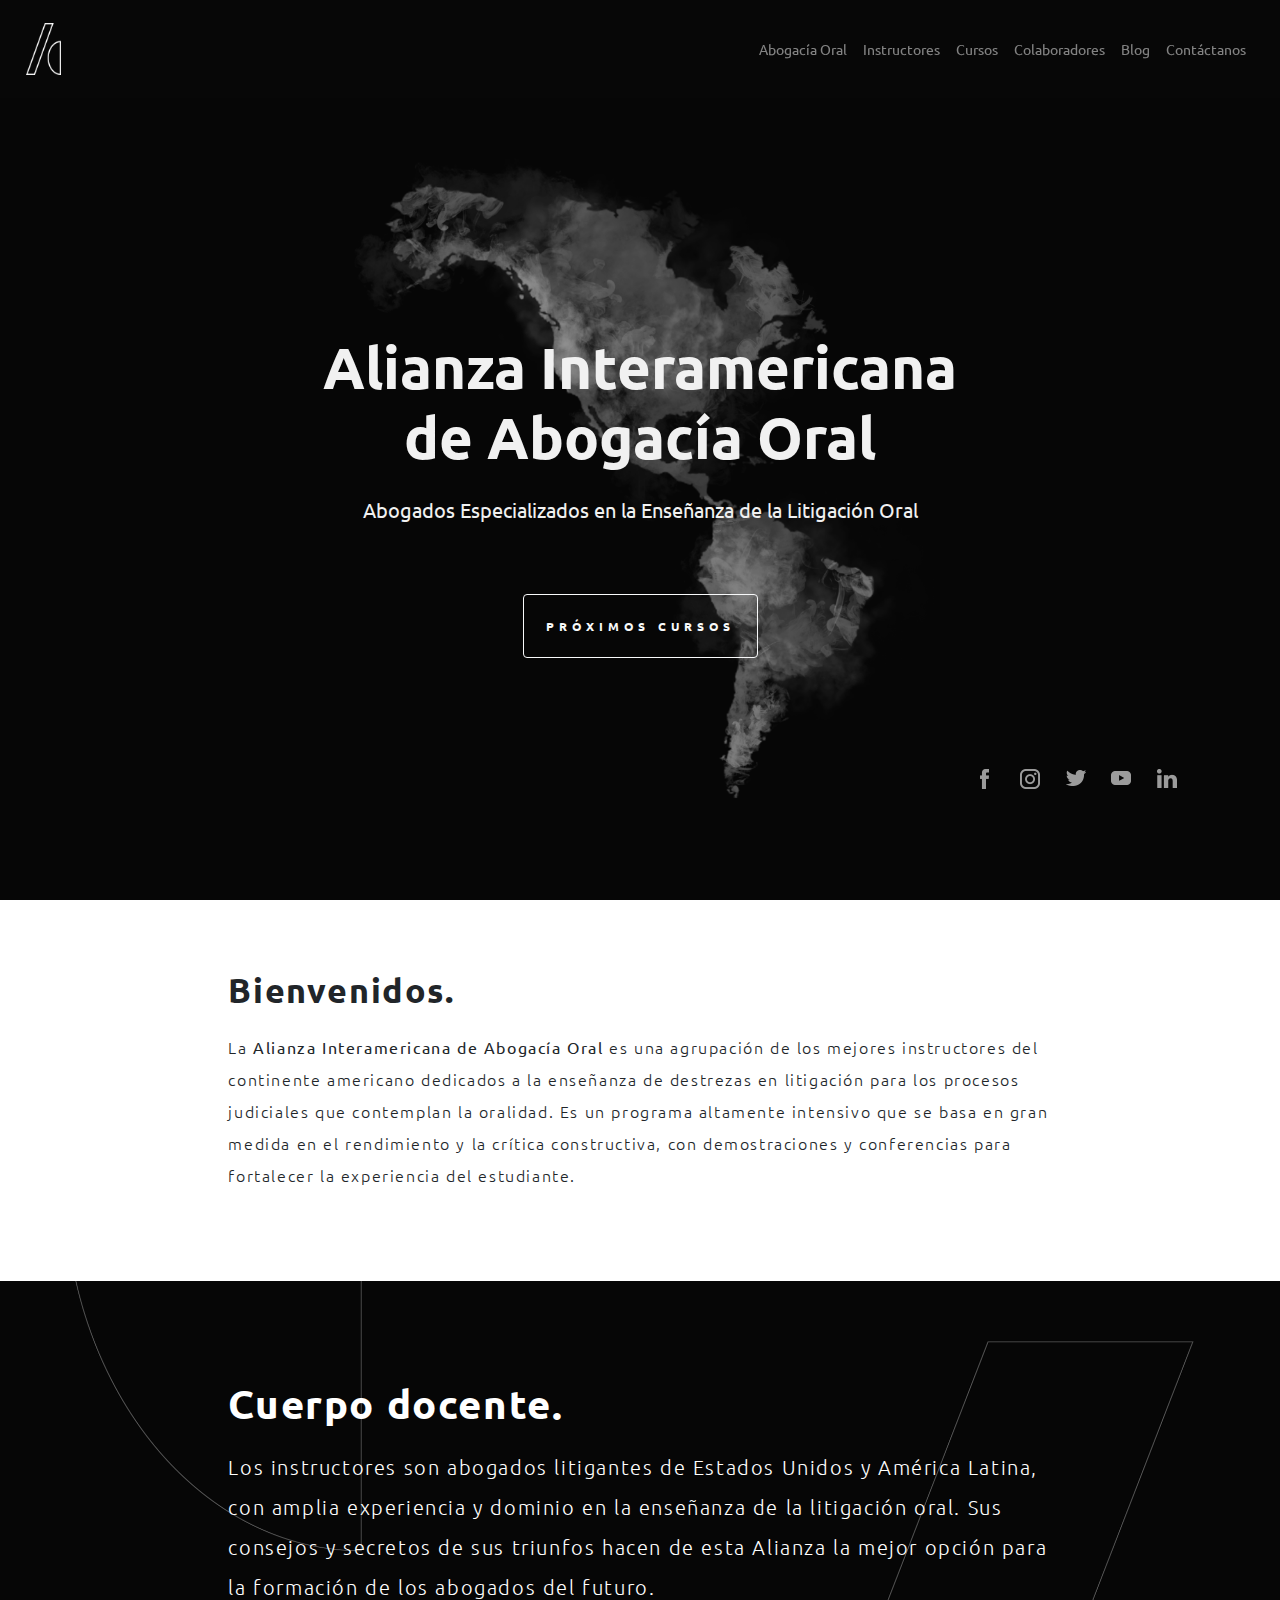
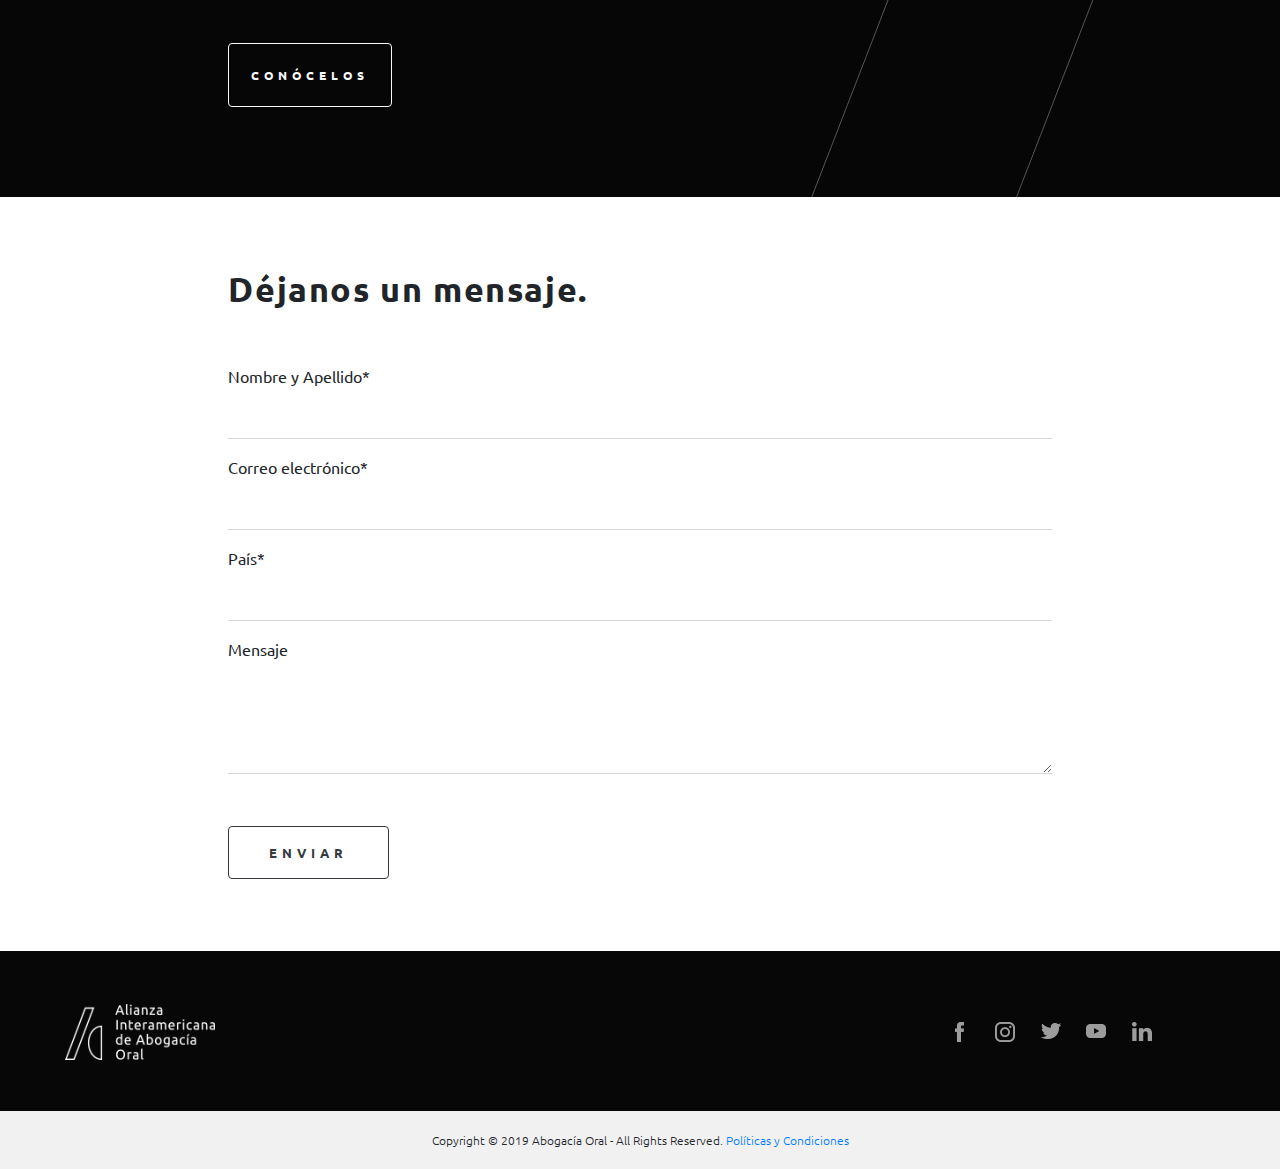
<file: index.html>
<!DOCTYPE html>
<html lang="en">

<head>
    <meta charset="UTF-8">
    <meta name="viewport" content="width=device-width, initial-scale=1.0">
    <meta http-equiv="X-UA-Compatible" content="ie=edge">
    <meta name="viewport" content="width=device-width, initial-scale=1, shrink-to-fit=no">
    <link href="https://fonts.googleapis.com/css?family=Ubuntu:300,400,500,700" rel="stylesheet">
    <link rel="stylesheet" href="https://stackpath.bootstrapcdn.com/bootstrap/4.3.1/css/bootstrap.min.css"
        integrity="sha384-ggOyR0iXCbMQv3Xipma34MD+dH/1fQ784/j6cY/iJTQUOhcWr7x9JvoRxT2MZw1T" crossorigin="anonymous">
    <script src="https://code.jquery.com/jquery-3.3.1.slim.min.js"
        integrity="sha384-q8i/X+965DzO0rT7abK41JStQIAqVgRVzpbzo5smXKp4YfRvH+8abtTE1Pi6jizo"
        crossorigin="anonymous"></script>
    <script src="https://cdnjs.cloudflare.com/ajax/libs/popper.js/1.14.7/umd/popper.min.js"
        integrity="sha384-UO2eT0CpHqdSJQ6hJty5KVphtPhzWj9WO1clHTMGa3JDZwrnQq4sF86dIHNDz0W1"
        crossorigin="anonymous"></script>
    <script src="https://stackpath.bootstrapcdn.com/bootstrap/4.3.1/js/bootstrap.min.js"
        integrity="sha384-JjSmVgyd0p3pXB1rRibZUAYoIIy6OrQ6VrjIEaFf/nJGzIxFDsf4x0xIM+B07jRM"
        crossorigin="anonymous"></script>
    <link rel="stylesheet" type="text/css" href="style.css">

    <title>Abogacía Oral</title>
</head>


<body>
    <div id="mdb-preloader" class="flex-center text-dark">
        <div id="preloader-markup">
        </div>
    </div>

    <div id="nav-id" class="sticky-top" style="background-color: #070707; padding:10px;">
        <nav class="navbar navbar-dark navbar-expand-lg sticky-top">
            <a class="navbar-brand" href="index.html">
                <img src="assets/logo.png" width="35" height="52" alt="Isotipo Abogacía Oral">
            </a>
            <button class="navbar-toggler" type="button" data-toggle="collapse" data-target="#navbarTogglerDemo02"
                aria-controls="navbarTogglerDemo02" aria-expanded="false" aria-label="Toggle navigation">
                <span class="navbar-toggler-icon"></span>
            </button>

            <div class="collapse navbar-collapse justify-content-end" id="navbarTogglerDemo02">
                <ul class="navbar-nav">

                    <li class="nav-item" style="display: inline;">
                        <a class="nav-link" href="quienes-somos.html">Abogacía Oral</a>
                    </li>
                    <li class="nav-item">
                        <a class="nav-link" href="instructores.html">Instructores</a>
                    </li>
                    <li class="nav-item">
                        <a class="nav-link" href="cursos.html">Cursos</a>
                    </li>
                    <li class="nav-item">
                        <a class="nav-link" href="colaboradores.html">Colaboradores</a>
                    </li>

                    <li class="nav-item">
                        <a class="nav-link" href="blog.html">Blog</a>
                    </li>
                    <li class="nav-item">
                        <a class="nav-link" href="contactanos.html">Contáctanos</a>
                    </li>



                </ul>

            </div>
        </nav>
    </div>

    <div id="container" class="container-fluid">

        <div>
            <div id="head">
                <h1 id="header1">Alianza Interamericana <br>de Abogacía Oral</h1>
                <h3 id="header2">Abogados Especializados en la Enseñanza de la Litigación Oral</h3>

                <div style="text-align:center">
                    <a href="cursos.html" id="btn" class="btn btn-outline-light">PRÓXIMOS CURSOS</a>
                </div>

            </div>

            <div class="redes">
                <div class="row">
                    <div class="col-lg-9 col-md-4 col-sm-1">
                    </div>
                    <div class="col-lg-3 col-md-4 col-sm-12">
                        <a class="social" href="https://www.facebook.com/abogaciaoral" target="_blank">
                            <img src="assets/social-media/fb.png" alt="HTML tutorial">
                        </a>
                        <a class="social" href="https://www.instagram.com/abogaciaoral" target="_blank">
                            <img src="assets/social-media/ig.png" alt="HTML tutorial">
                        </a>
                        <a class="social" href="https://twitter.com/abogaciaoral" target="_blank">
                            <img src="assets/social-media/tw.png" alt="HTML tutorial">
                        </a>
                        <a class="social" href="https://www.youtube.com/channel/UCKsBu2JqE-SOSiCPXY8T58w"
                            target="_blank">
                            <img src="assets/social-media/yt.png" alt="HTML tutorial">
                        </a>
                        <a class="social" href="https://www.linkedin.com/company/abogaciaoral/" target="_blank">
                            <img src="assets/social-media/in.png" alt="HTML tutorial">
                        </a>
                    </div>
                    <div class="col-md-4">

                    </div>
                </div>

            </div>
        </div>

        <div id="welcome">

            <div class="row">
                <div class="col-lg-2 col-md-2 col-sm-1">
                </div>
                <div class="col-lg-2 col-md-4 col-sm-1">
                    <h1 id="intro1">Bienvenidos.</h1>
                </div>
            </div>


            <div class="row">
                <div class="col-lg-2 col-md-2 col-sm-1">
                </div>
                <div class="col-lg-8 col-md-8 col-sm-10">
                    <p id="intro">La <b>Alianza Interamericana de Abogacía Oral </b>es una agrupación de los mejores
                        instructores del continente americano dedicados a la enseñanza de destrezas en litigación
                        para los procesos judiciales que contemplan la oralidad. Es un programa altamente intensivo
                        que se basa en gran medida en el rendimiento y la crítica constructiva, con demostraciones y
                        conferencias para fortalecer la experiencia del estudiante.
                    </p>
                </div>
            </div>
            <div class="col-lg-2 col-md-2 col-sm-1">
            </div>


        </div>

        <div id="doc">

            <div class="row">
                <div class="col-lg-2 col-md-2 col-sm-1">
                </div>
                <div class="col-lg- col-md-6 col-sm-10">
                    <h1 id="doc1">Cuerpo docente.</h1>
                </div>
            </div>


            <div class="row">
                <div class="col-lg-2 col-md-2 col-sm-1">
                </div>
                <div class="col-lg-8 col-md-8 col-sm-10">
                    <p id="doc2">Los instructores son abogados litigantes de Estados Unidos y América Latina, con
                        amplia experiencia y dominio en la enseñanza de la litigación oral. Sus consejos y secretos
                        de sus triunfos hacen de esta Alianza la mejor opción para la formación de los abogados del
                        futuro.
                    </p>
                </div>
            </div>
            <div class="col-lg-2 col-md-2 col-sm-1">
            </div>

            <div>
                <div class="row">
                    <div class="col-lg-2 col-md-2 col-sm-1">
                    </div>

                    <div class="col-lg-2 col-md-4 col-sm-1">
                        <div>
                            <a href="instructores.html" id="btn" class="btn btn-outline-light">CONÓCELOS</a>
                        </div>
                    </div>
                </div>
            </div>

        </div>

        <div class="row">
            <div class="col-lg-2 col-md-2 col-sm-1">
            </div>

            <div class="col-lg-8 col-md-6 col-sm-10">
                <div class="contact-form">

                    <h1 id="form1">Déjanos un mensaje.</h1>

                    <form method="post" action="send_mail.php" role="form">
                        <div class="controls">
                            <div class="form-group">
                                <p>Nombre y Apellido*</p>
                                <input type="text" name="name" class="form-input-text form-control" required="required">
                            </div>

                            <div class="form-group">
                                <p>Correo electrónico*</p>
                                <input type="email" name="email" class="form-input-text form-control"
                                    required="required">
                            </div>



                            <div class="form-group">
                                <p>País*</p>
                                <input type="text" name="country" class="form-input-text form-control"
                                    required="required">
                            </div>

                            <div class="form-group">
                                <p>Mensaje</p>
                                <textarea name="message" class="form-input-text form-control" rows="4"></textarea>
                            </div>
                        
                            <div >
                                <button type="submit" id="btn-form" class="btn btn-outline-dark">ENVIAR</button>
                            </div>

                        </div>
                    </form>
                </div>
            </div>
        </div>


        <div class="row">

            <div class="footer">
                <div class="row">


                    <div class="col-lg-9 col-md-4 col-sm-6">
                        <a href="index.html">
                            <img src="assets/logo-footer.png" width="150" height="56" alt="Logotipo Abogacía Oral">
                        </a>
                    </div>

                    <div class="col-lg-3 col-md-4 col-sm-12">
                        <a class="social" href="https://www.facebook.com/abogaciaoral" target="_blank">
                            <img src="assets/social-media/fb.png" alt="HTML tutorial">
                        </a>
                        <a class="social" href="https://www.instagram.com/abogaciaoral" target="_blank">
                            <img src="assets/social-media/ig.png" alt="HTML tutorial">
                        </a>
                        <a class="social" href="https://twitter.com/abogaciaoral" target="_blank">
                            <img src="assets/social-media/tw.png" alt="HTML tutorial">
                        </a>
                        <a class="social" href="https://www.youtube.com/channel/UCKsBu2JqE-SOSiCPXY8T58w"
                            target="_blank">
                            <img src="assets/social-media/yt.png" alt="HTML tutorial">
                        </a>
                        <a class="social" href="https://www.linkedin.com/company/abogaciaoral/" target="_blank">
                            <img src="assets/social-media/in.png" alt="HTML tutorial">
                        </a>
                    </div>
                    <div class="col-md-4">

                    </div>


                </div>

            </div>

            <div class="terms">
                Copyright © 2019 Abogacía Oral - All Rights Reserved.
                <a href="terms.html">Políticas y Condiciones</a>
            </div>


        </div>

    </div>


</body>


</html>
</file>
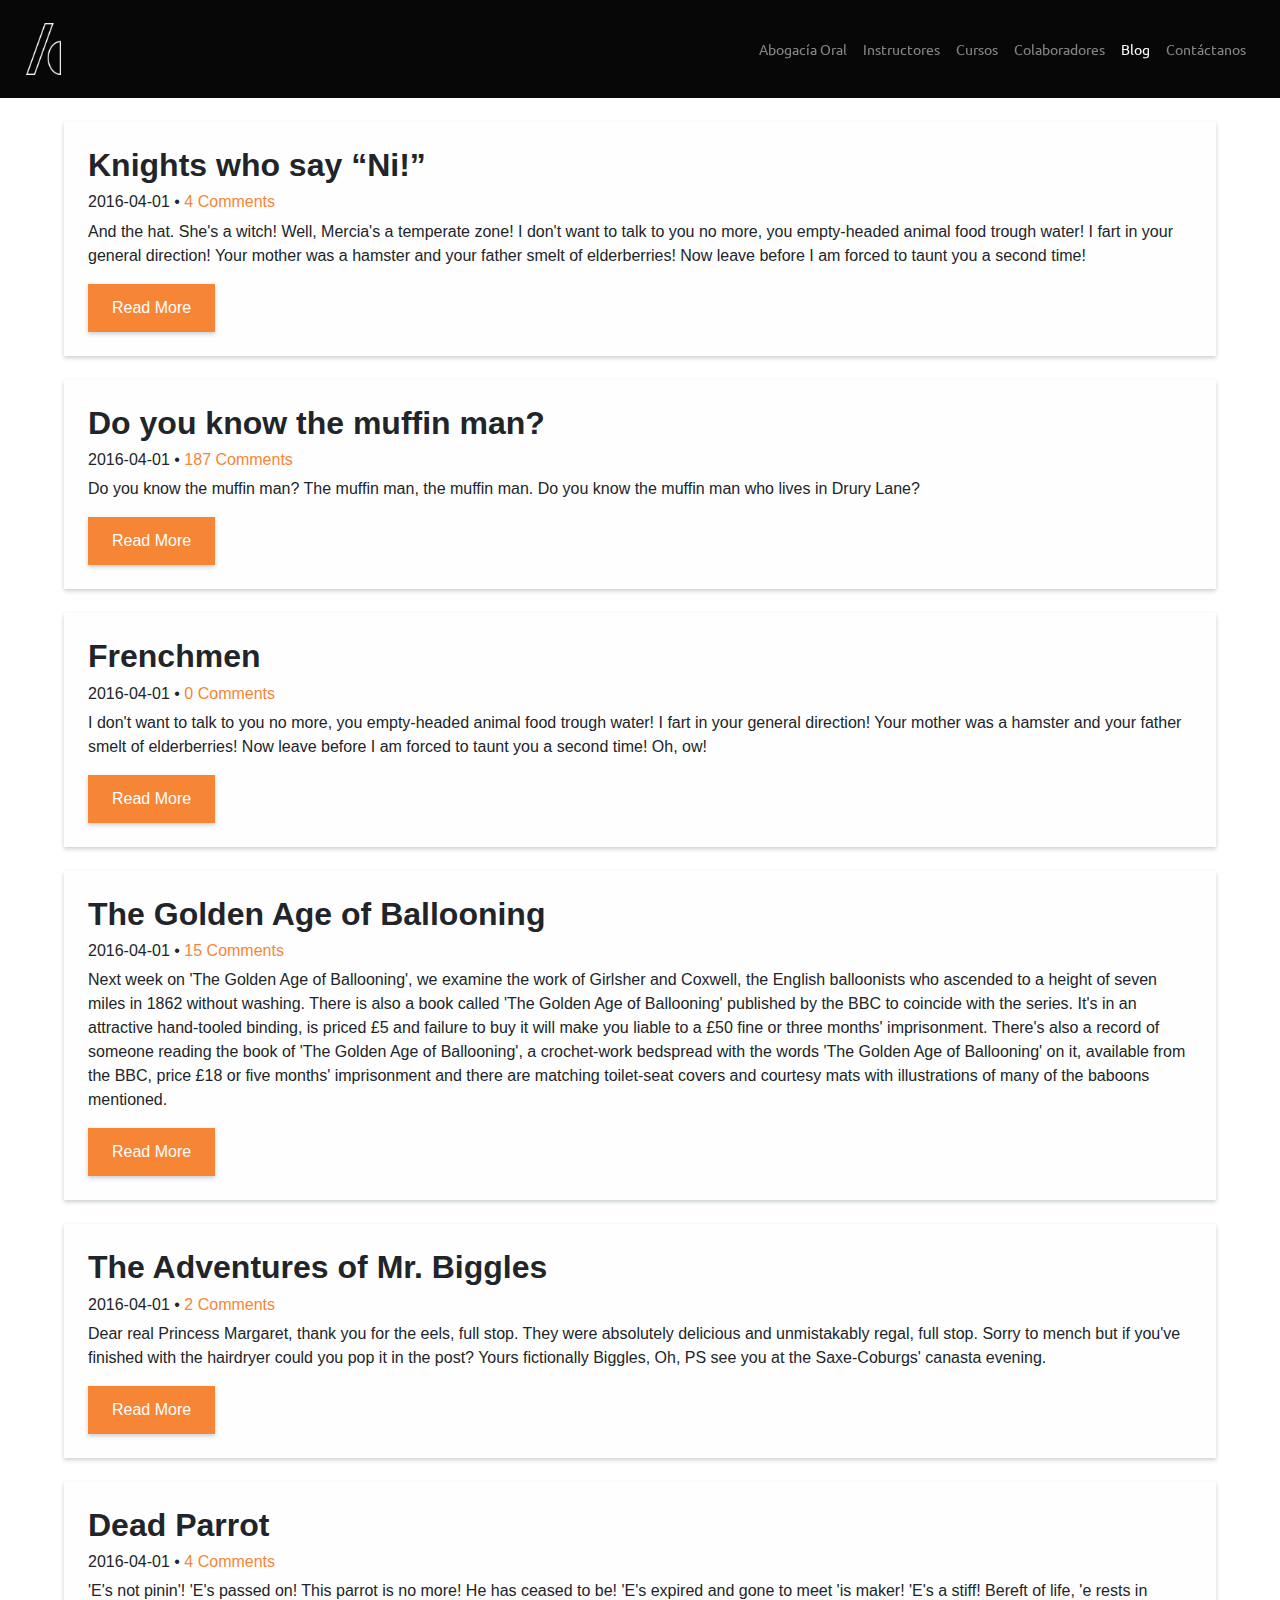
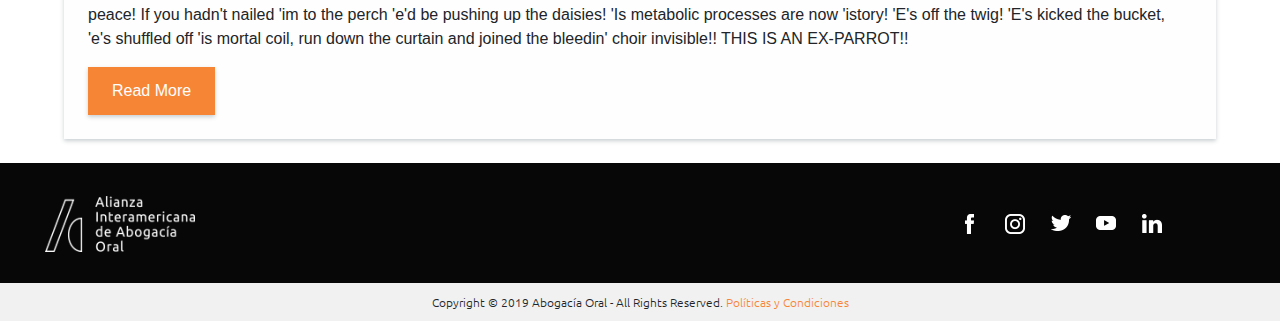
<file: blog.html>
<!DOCTYPE html>
<html lang="en">

<head>
    <meta charset="UTF-8">
    <meta name="viewport" content="width=device-width, initial-scale=1.0">
    <meta http-equiv="X-UA-Compatible" content="ie=edge">
    <meta name="viewport" content="width=device-width, initial-scale=1, shrink-to-fit=no">
    <link href="https://fonts.googleapis.com/css?family=Ubuntu:300,400,500,700" rel="stylesheet">
    <link rel="stylesheet" href="https://stackpath.bootstrapcdn.com/bootstrap/4.3.1/css/bootstrap.min.css"
        integrity="sha384-ggOyR0iXCbMQv3Xipma34MD+dH/1fQ784/j6cY/iJTQUOhcWr7x9JvoRxT2MZw1T" crossorigin="anonymous">
    <script src="https://code.jquery.com/jquery-3.3.1.slim.min.js"
        integrity="sha384-q8i/X+965DzO0rT7abK41JStQIAqVgRVzpbzo5smXKp4YfRvH+8abtTE1Pi6jizo"
        crossorigin="anonymous"></script>
    <script src="https://cdnjs.cloudflare.com/ajax/libs/popper.js/1.14.7/umd/popper.min.js"
        integrity="sha384-UO2eT0CpHqdSJQ6hJty5KVphtPhzWj9WO1clHTMGa3JDZwrnQq4sF86dIHNDz0W1"
        crossorigin="anonymous"></script>
    <script src="https://stackpath.bootstrapcdn.com/bootstrap/4.3.1/js/bootstrap.min.js"
        integrity="sha384-JjSmVgyd0p3pXB1rRibZUAYoIIy6OrQ6VrjIEaFf/nJGzIxFDsf4x0xIM+B07jRM"
        crossorigin="anonymous"></script>
    <link rel="stylesheet" type="text/css" href="style4.css">

    <title>Abogacía Oral</title>
</head>


<body>
    <div id="mdb-preloader" class="flex-center text-dark">
        <div id="preloader-markup">
        </div>
    </div>

    <div id="nav-id" class="sticky-top" style="background-color: #070707; padding:10px;">
        <nav class="navbar navbar-dark navbar-expand-lg sticky-top">
            <a class="navbar-brand" href="index.html">
                <img src="assets/logo.png" width="35" height="52" alt="Isotipo Abogacía Oral">
            </a>
            <button class="navbar-toggler" type="button" data-toggle="collapse" data-target="#navbarTogglerDemo02"
                aria-controls="navbarTogglerDemo02" aria-expanded="false" aria-label="Toggle navigation">
                <span class="navbar-toggler-icon"></span>
            </button>

            <div class="collapse navbar-collapse justify-content-end" id="navbarTogglerDemo02">
                <ul class="navbar-nav">

                    <li class="nav-item" style="display: inline;">
                        <a class="nav-link" href="quienes-somos.html">Abogacía Oral</a>
                    </li>
                    <li class="nav-item">
                        <a class="nav-link" href="instructores.html">Instructores</a>
                    </li>
                    <li class="nav-item">
                        <a class="nav-link" href="cursos.html">Cursos</a>
                    </li>
                    <li class="nav-item">
                        <a class="nav-link" href="colaboradores.html">Colaboradores</a>
                    </li>

                    <li class="nav-item active">
                        <a class="nav-link" href="blog.html">Blog</a>
                    </li>
                    <li class="nav-item">
                        <a class="nav-link" href="contactanos.html">Contáctanos</a>
                    </li>



                </ul>

            </div>
        </nav>
    </div>

    <div id="container" class="container-fluid">


        <main class="o-max-width o-site-main">
            <article class="o-box c-card c-post">
                <h2 class="c-post__title">Knights who say &ldquo;Ni!&rdquo;</h2>
                <h6 class="c-post__meta">2016-04-01 &bull; <a class="c-post__link" href="#">4 Comments</a></h6>
                <p>And the hat. She's a witch! Well, Mercia's a temperate zone! I don't want to talk to you no more, you
                    empty-headed animal food trough water! I fart in your general direction! Your mother was a hamster
                    and your father smelt of elderberries! Now leave before I am forced to taunt you a second time!</p>
                <p><a class="c-button c-button--primary" href="#">Read More</a></p>
            </article>

            <article class="o-box c-card c-post">
                <h2 class="c-post__title">Do you know the muffin man?</h2>
                <h6 class="c-post__meta">2016-04-01 &bull; <a class="c-post__link" href="#">187 Comments</a></h6>
                <p>Do you know the muffin man? The muffin man, the muffin man. Do you know the muffin man who lives in
                    Drury Lane?</p>
                <p><a class="c-button c-button--primary" href="#">Read More</a></p>
            </article>

            <article class="o-box c-card c-post">
                <h2 class="c-post__title">Frenchmen</h2>
                <h6 class="c-post__meta">2016-04-01 &bull; <a class="c-post__link" href="#">0 Comments</a></h6>
                <p>I don't want to talk to you no more, you empty-headed animal food trough water! I fart in your
                    general direction! Your mother was a hamster and your father smelt of elderberries! Now leave before
                    I am forced to taunt you a second time! Oh, ow!</p>
                <p><a class="c-button c-button--primary" href="#">Read More</a></p>
            </article>

            <article class="o-box c-card c-post">
                <h2 class="c-post__title">The Golden Age of Ballooning</h2>
                <h6 class="c-post__meta">2016-04-01 &bull; <a class="c-post__link" href="#">15 Comments</a></h6>
                <p>Next week on 'The Golden Age of Ballooning', we examine the work of Girlsher and Coxwell, the English
                    balloonists who ascended to a height of seven miles in 1862 without washing. There is also a book
                    called 'The Golden Age of Ballooning' published by the BBC to coincide with the series. It's in an
                    attractive hand-tooled binding, is priced £5 and failure to buy it will make you liable to a £50
                    fine or three months' imprisonment. There's also a record of someone reading the book of 'The Golden
                    Age of Ballooning', a crochet-work bedspread with the words 'The Golden Age of Ballooning' on it,
                    available from the BBC, price £18 or five months' imprisonment and there are matching toilet-seat
                    covers and courtesy mats with illustrations of many of the baboons mentioned.</p>
                <p><a class="c-button c-button--primary" href="#">Read More</a></p>
            </article>

            <article class="o-box c-card c-post">
                <h2 class="c-post__title">The Adventures of Mr. Biggles</h2>
                <h6 class="c-post__meta">2016-04-01 &bull; <a class="c-post__link" href="#">2 Comments</a></h6>
                <p>Dear real Princess Margaret, thank you for the eels, full stop. They were absolutely delicious and
                    unmistakably regal, full stop. Sorry to mench but if you've finished with the hairdryer could you
                    pop it in the post? Yours fictionally Biggles, Oh, PS see you at the Saxe-Coburgs' canasta evening.
                </p>
                <p><a class="c-button c-button--primary" href="#">Read More</a></p>
            </article>

            <article class="o-box c-card c-post">
                <h2 class="c-post__title">Dead Parrot</h2>
                <h6 class="c-post__meta">2016-04-01 &bull; <a class="c-post__link" href="#">4 Comments</a></h6>
                <p>'E's not pinin'! 'E's passed on! This parrot is no more! He has ceased to be! 'E's expired and gone
                    to meet 'is maker! 'E's a stiff! Bereft of life, 'e rests in peace! If you hadn't nailed 'im to the
                    perch 'e'd be pushing up the daisies! 'Is metabolic processes are now 'istory! 'E's off the twig!
                    'E's kicked the bucket, 'e's shuffled off 'is mortal coil, run down the curtain and joined the
                    bleedin' choir invisible!! THIS IS AN EX-PARROT!!</p>
                <p><a class="c-button c-button--primary" href="#">Read More</a></p>
            </article>
        </main>

       

    </div>



    <div>
        <div class="footer">
            <div class="row">


                <div class="col-lg-9 col-md-4 col-sm-6">
                    <a href="index.html">
                        <img src="assets/logo-footer.png" width="150" height="56" alt="Logotipo Abogacía Oral">
                    </a>
                </div>

                <div class="col-lg-3 col-md-4 col-sm-12">
                    <a class="social" href="https://www.facebook.com/abogaciaoral" target="_blank">
                        <img src="assets/social-media/fb.png" alt="HTML tutorial">
                    </a>
                    <a class="social" href="https://www.instagram.com/abogaciaoral" target="_blank">
                        <img src="assets/social-media/ig.png" alt="HTML tutorial">
                    </a>
                    <a class="social" href="https://twitter.com/abogaciaoral" target="_blank">
                        <img src="assets/social-media/tw.png" alt="HTML tutorial">
                    </a>
                    <a class="social" href="https://www.youtube.com/channel/UCKsBu2JqE-SOSiCPXY8T58w" target="_blank">
                        <img src="assets/social-media/yt.png" alt="HTML tutorial">
                    </a>
                    <a class="social" href="https://www.linkedin.com/company/abogaciaoral/" target="_blank">
                        <img src="assets/social-media/in.png" alt="HTML tutorial">
                    </a>
                </div>
                <div class="col-md-4">

                </div>


            </div>

        </div>

        <div class="terms">
            Copyright © 2019 Abogacía Oral - All Rights Reserved.
            <a href="terms.html">Políticas y Condiciones</a>
        </div>
    </div>

</body>


</html>
</file>
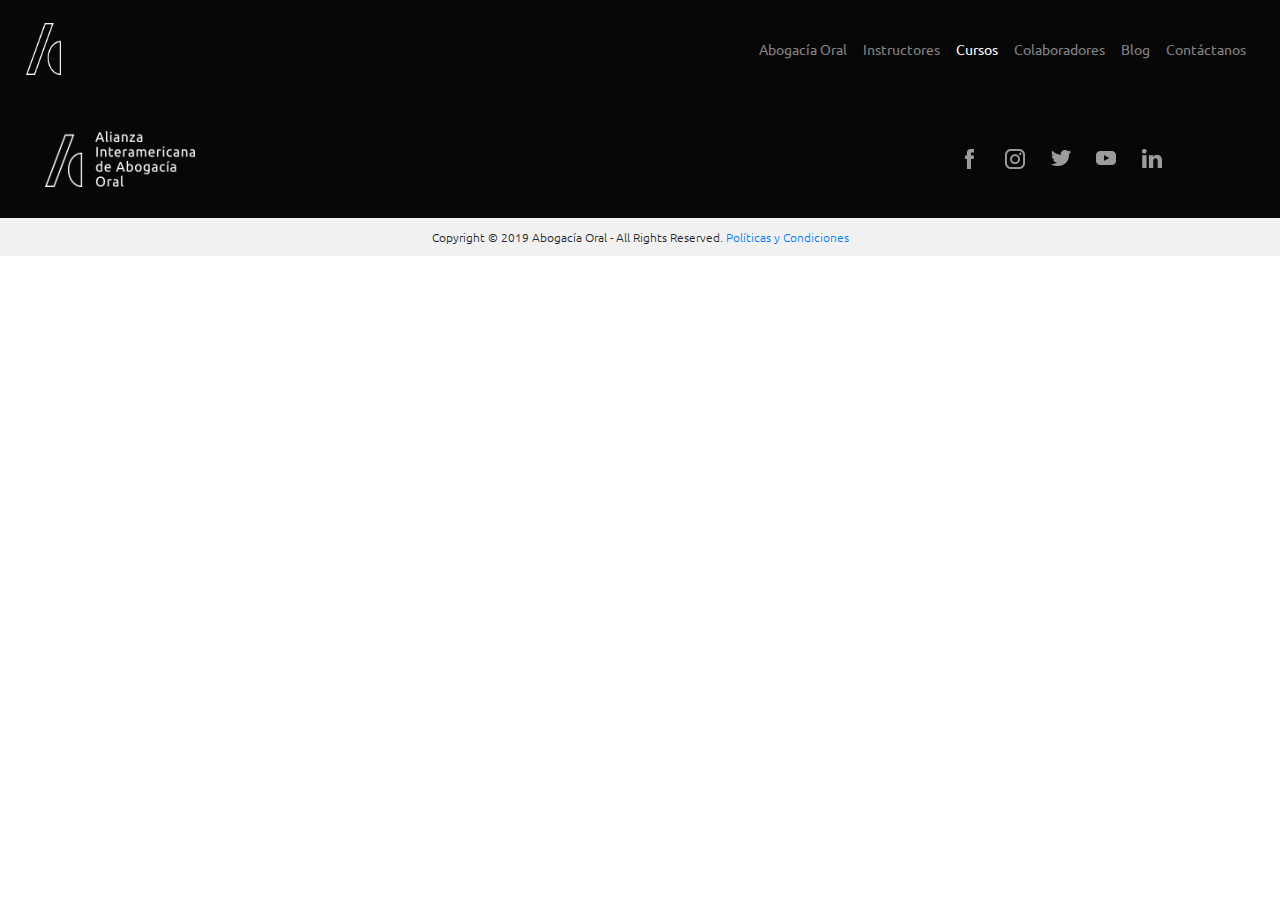
<file: colaboradores.html>
<!DOCTYPE html>
<html lang="en">

<head>
    <meta charset="UTF-8">
    <meta name="viewport" content="width=device-width, initial-scale=1.0">
    <meta http-equiv="X-UA-Compatible" content="ie=edge">
    <meta name="viewport" content="width=device-width, initial-scale=1, shrink-to-fit=no">
    <link href="https://fonts.googleapis.com/css?family=Ubuntu:300,400,500,700" rel="stylesheet">
    <link rel="stylesheet" href="https://stackpath.bootstrapcdn.com/bootstrap/4.3.1/css/bootstrap.min.css"
        integrity="sha384-ggOyR0iXCbMQv3Xipma34MD+dH/1fQ784/j6cY/iJTQUOhcWr7x9JvoRxT2MZw1T" crossorigin="anonymous">
    <script src="https://code.jquery.com/jquery-3.3.1.slim.min.js"
        integrity="sha384-q8i/X+965DzO0rT7abK41JStQIAqVgRVzpbzo5smXKp4YfRvH+8abtTE1Pi6jizo"
        crossorigin="anonymous"></script>
    <script src="https://cdnjs.cloudflare.com/ajax/libs/popper.js/1.14.7/umd/popper.min.js"
        integrity="sha384-UO2eT0CpHqdSJQ6hJty5KVphtPhzWj9WO1clHTMGa3JDZwrnQq4sF86dIHNDz0W1"
        crossorigin="anonymous"></script>
    <script src="https://stackpath.bootstrapcdn.com/bootstrap/4.3.1/js/bootstrap.min.js"
        integrity="sha384-JjSmVgyd0p3pXB1rRibZUAYoIIy6OrQ6VrjIEaFf/nJGzIxFDsf4x0xIM+B07jRM"
        crossorigin="anonymous"></script>
    <link rel="stylesheet" type="text/css" href="style2.css">

    <title>Abogacía Oral</title>
</head>


<body>
    <div id="mdb-preloader" class="flex-center text-dark">
        <div id="preloader-markup">
        </div>
    </div>

    <div id="nav-id" class="sticky-top" style="background-color: #070707; padding:10px;">
        <nav class="navbar navbar-dark navbar-expand-lg sticky-top">
            <a class="navbar-brand" href="index.html">
                <img src="assets/logo.png" width="35" height="52" alt="Isotipo Abogacía Oral">
            </a>
            <button class="navbar-toggler" type="button" data-toggle="collapse" data-target="#navbarTogglerDemo02"
                aria-controls="navbarTogglerDemo02" aria-expanded="false" aria-label="Toggle navigation">
                <span class="navbar-toggler-icon"></span>
            </button>

            <div class="collapse navbar-collapse justify-content-end" id="navbarTogglerDemo02">
                <ul class="navbar-nav">

                    <li class="nav-item" style="display: inline;">
                        <a class="nav-link" href="quienes-somos.html">Abogacía Oral</a>
                    </li>
                    <li class="nav-item">
                        <a class="nav-link" href="instructores.html">Instructores</a>
                    </li>
                    <li class="nav-item">
                        <a class="nav-link active" href="cursos.html">Cursos</a>
                    </li>
                    <li class="nav-item">
                        <a class="nav-link" href="colaboradores.html">Colaboradores</a>
                    </li>

                    <li class="nav-item">
                        <a class="nav-link" href="blog.html">Blog</a>
                    </li>
                    <li class="nav-item">
                        <a class="nav-link" href="contactanos.html">Contáctanos</a>
                    </li>



                </ul>

            </div>
        </nav>
    </div>

    <div id="container" class="container-fluid">

       

    </div>




    <div>

        <div class="footer">
            <div class="row">


                <div class="col-lg-9 col-md-4 col-sm-6">
                    <a href="index.html">
                        <img src="assets/logo-footer.png" width="150" height="56" alt="Logotipo Abogacía Oral">
                    </a>
                </div>

                <div class="col-lg-3 col-md-4 col-sm-12">
                    <a class="social" href="https://www.facebook.com/abogaciaoral" target="_blank">
                        <img src="assets/social-media/fb.png" alt="HTML tutorial">
                    </a>
                    <a class="social" href="https://www.instagram.com/abogaciaoral" target="_blank">
                        <img src="assets/social-media/ig.png" alt="HTML tutorial">
                    </a>
                    <a class="social" href="https://twitter.com/abogaciaoral" target="_blank">
                        <img src="assets/social-media/tw.png" alt="HTML tutorial">
                    </a>
                    <a class="social" href="https://www.youtube.com/channel/UCKsBu2JqE-SOSiCPXY8T58w" target="_blank">
                        <img src="assets/social-media/yt.png" alt="HTML tutorial">
                    </a>
                    <a class="social" href="https://www.linkedin.com/company/abogaciaoral/" target="_blank">
                        <img src="assets/social-media/in.png" alt="HTML tutorial">
                    </a>
                </div>
                <div class="col-md-4">

                </div>


            </div>

        </div>

        <div class="terms">
            Copyright © 2019 Abogacía Oral - All Rights Reserved.
            <a href="terms.html">Políticas y Condiciones</a>
        </div>


    </div>

    </div>


</body>


</html>
</file>
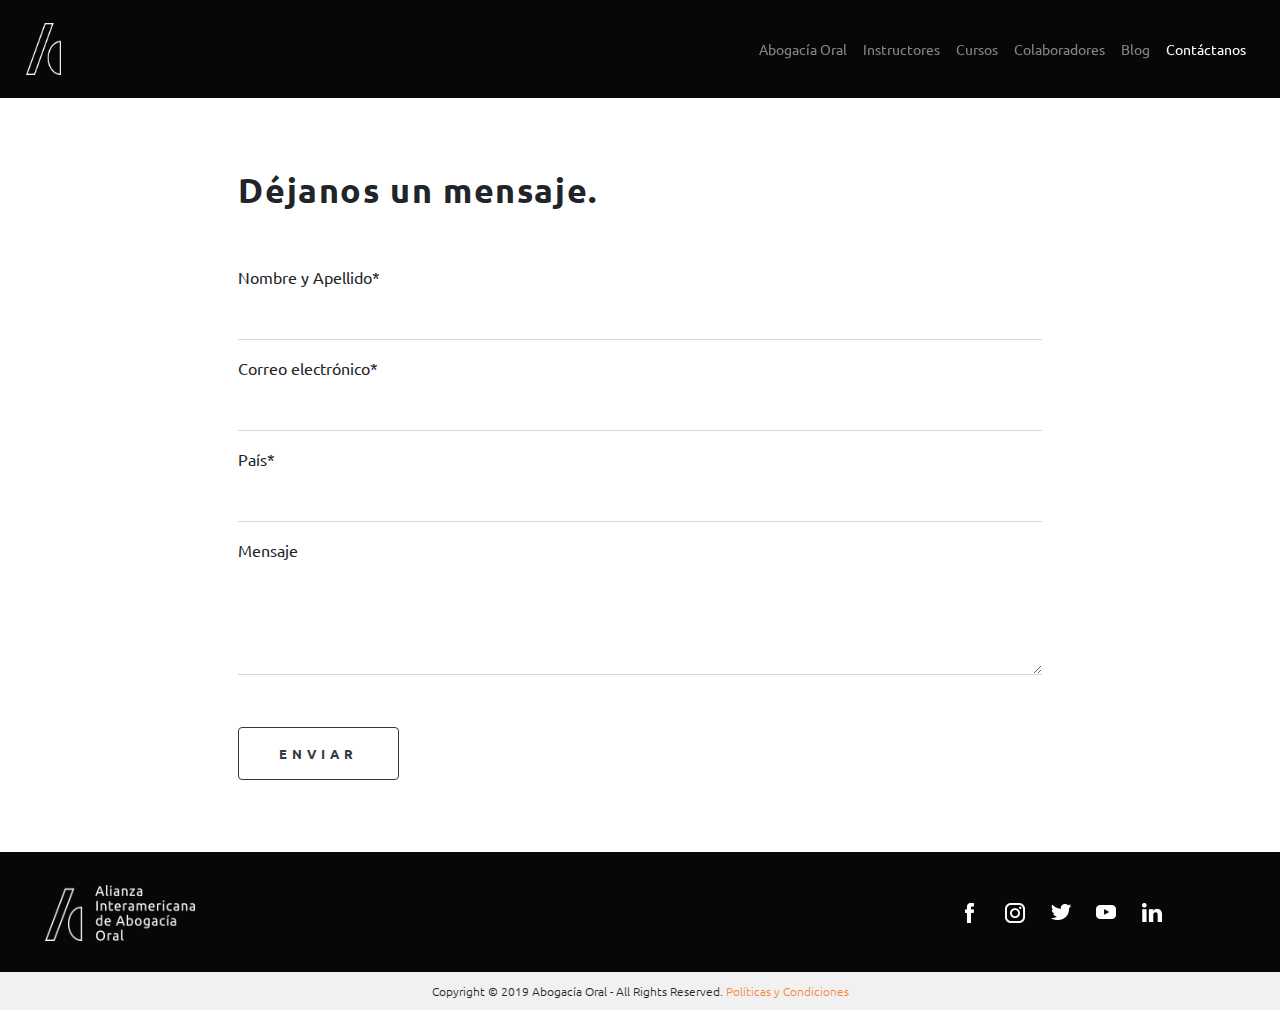
<file: contactanos.html>
<!DOCTYPE html>
<html lang="en">

<head>
    <meta charset="UTF-8">
    <meta name="viewport" content="width=device-width, initial-scale=1.0">
    <meta http-equiv="X-UA-Compatible" content="ie=edge">
    <meta name="viewport" content="width=device-width, initial-scale=1, shrink-to-fit=no">
    <link href="https://fonts.googleapis.com/css?family=Ubuntu:300,400,500,700" rel="stylesheet">
    <link rel="stylesheet" href="https://stackpath.bootstrapcdn.com/bootstrap/4.3.1/css/bootstrap.min.css"
        integrity="sha384-ggOyR0iXCbMQv3Xipma34MD+dH/1fQ784/j6cY/iJTQUOhcWr7x9JvoRxT2MZw1T" crossorigin="anonymous">
    <script src="https://code.jquery.com/jquery-3.3.1.slim.min.js"
        integrity="sha384-q8i/X+965DzO0rT7abK41JStQIAqVgRVzpbzo5smXKp4YfRvH+8abtTE1Pi6jizo"
        crossorigin="anonymous"></script>
    <script src="https://cdnjs.cloudflare.com/ajax/libs/popper.js/1.14.7/umd/popper.min.js"
        integrity="sha384-UO2eT0CpHqdSJQ6hJty5KVphtPhzWj9WO1clHTMGa3JDZwrnQq4sF86dIHNDz0W1"
        crossorigin="anonymous"></script>
    <script src="https://stackpath.bootstrapcdn.com/bootstrap/4.3.1/js/bootstrap.min.js"
        integrity="sha384-JjSmVgyd0p3pXB1rRibZUAYoIIy6OrQ6VrjIEaFf/nJGzIxFDsf4x0xIM+B07jRM"
        crossorigin="anonymous"></script>
    <link rel="stylesheet" type="text/css" href="style4.css">

    <title>Abogacía Oral</title>
</head>


<body>
    <div id="mdb-preloader" class="flex-center text-dark">
        <div id="preloader-markup">
        </div>
    </div>

    <div id="nav-id" class="sticky-top" style="background-color: #070707; padding:10px;">
        <nav class="navbar navbar-dark navbar-expand-lg sticky-top">
            <a class="navbar-brand" href="index.html">
                <img src="assets/logo.png" width="35" height="52" alt="Isotipo Abogacía Oral">
            </a>
            <button class="navbar-toggler" type="button" data-toggle="collapse" data-target="#navbarTogglerDemo02"
                aria-controls="navbarTogglerDemo02" aria-expanded="false" aria-label="Toggle navigation">
                <span class="navbar-toggler-icon"></span>
            </button>

            <div class="collapse navbar-collapse justify-content-end" id="navbarTogglerDemo02">
                <ul class="navbar-nav">

                    <li class="nav-item" style="display: inline;">
                        <a class="nav-link" href="quienes-somos.html">Abogacía Oral</a>
                    </li>
                    <li class="nav-item">
                        <a class="nav-link" href="instructores.html">Instructores</a>
                    </li>
                    <li class="nav-item">
                        <a class="nav-link" href="cursos.html">Cursos</a>
                    </li>
                    <li class="nav-item">
                        <a class="nav-link" href="colaboradores.html">Colaboradores</a>
                    </li>

                    <li class="nav-item">
                        <a class="nav-link" href="blog.html">Blog</a>
                    </li>
                    <li class="nav-item active">
                        <a class="nav-link" href="contactanos.html">Contáctanos</a>
                    </li>



                </ul>

            </div>
        </nav>
    </div>

    <div id="container" class="container-fluid">

            <div class="row">
                    <div class="col-lg-2 col-md-2 col-sm-1">
                    </div>
        
                    <div class="col-lg-8 col-md-6 col-sm-10">
                        <div class="contact-form">
        
                            <h1 id="form1">Déjanos un mensaje.</h1>
        
                            <form method="post" action="send_mail.php" role="form">
                                <div class="controls">
                                    <div class="form-group">
                                        <p>Nombre y Apellido*</p>
                                        <input type="text" name="name" class="form-input-text form-control" required="required">
                                    </div>
        
                                    <div class="form-group">
                                        <p>Correo electrónico*</p>
                                        <input type="email" name="email" class="form-input-text form-control"
                                            required="required">
                                    </div>
        
        
        
                                    <div class="form-group">
                                        <p>País*</p>
                                        <input type="text" name="country" class="form-input-text form-control"
                                            required="required">
                                    </div>
        
                                    <div class="form-group">
                                        <p>Mensaje</p>
                                        <textarea name="message" class="form-input-text form-control" rows="4"></textarea>
                                    </div>
                                
                                    <div >
                                        <button type="submit" id="btn-form" class="btn btn-outline-dark">ENVIAR</button>
                                    </div>
        
                                </div>
                            </form>
                        </div>
                    </div>
                </div>

    </div>



    <div>
        <div class="footer">
            <div class="row">


                <div class="col-lg-9 col-md-4 col-sm-6">
                    <a href="index.html">
                        <img src="assets/logo-footer.png" width="150" height="56" alt="Logotipo Abogacía Oral">
                    </a>
                </div>

                <div class="col-lg-3 col-md-4 col-sm-12">
                    <a class="social" href="https://www.facebook.com/abogaciaoral" target="_blank">
                        <img src="assets/social-media/fb.png" alt="HTML tutorial">
                    </a>
                    <a class="social" href="https://www.instagram.com/abogaciaoral" target="_blank">
                        <img src="assets/social-media/ig.png" alt="HTML tutorial">
                    </a>
                    <a class="social" href="https://twitter.com/abogaciaoral" target="_blank">
                        <img src="assets/social-media/tw.png" alt="HTML tutorial">
                    </a>
                    <a class="social" href="https://www.youtube.com/channel/UCKsBu2JqE-SOSiCPXY8T58w" target="_blank">
                        <img src="assets/social-media/yt.png" alt="HTML tutorial">
                    </a>
                    <a class="social" href="https://www.linkedin.com/company/abogaciaoral/" target="_blank">
                        <img src="assets/social-media/in.png" alt="HTML tutorial">
                    </a>
                </div>
                <div class="col-md-4">

                </div>


            </div>

        </div>

        <div class="terms">
            Copyright © 2019 Abogacía Oral - All Rights Reserved.
            <a href="terms.html">Políticas y Condiciones</a>
        </div>
    </div>

</body>


</html>
</file>
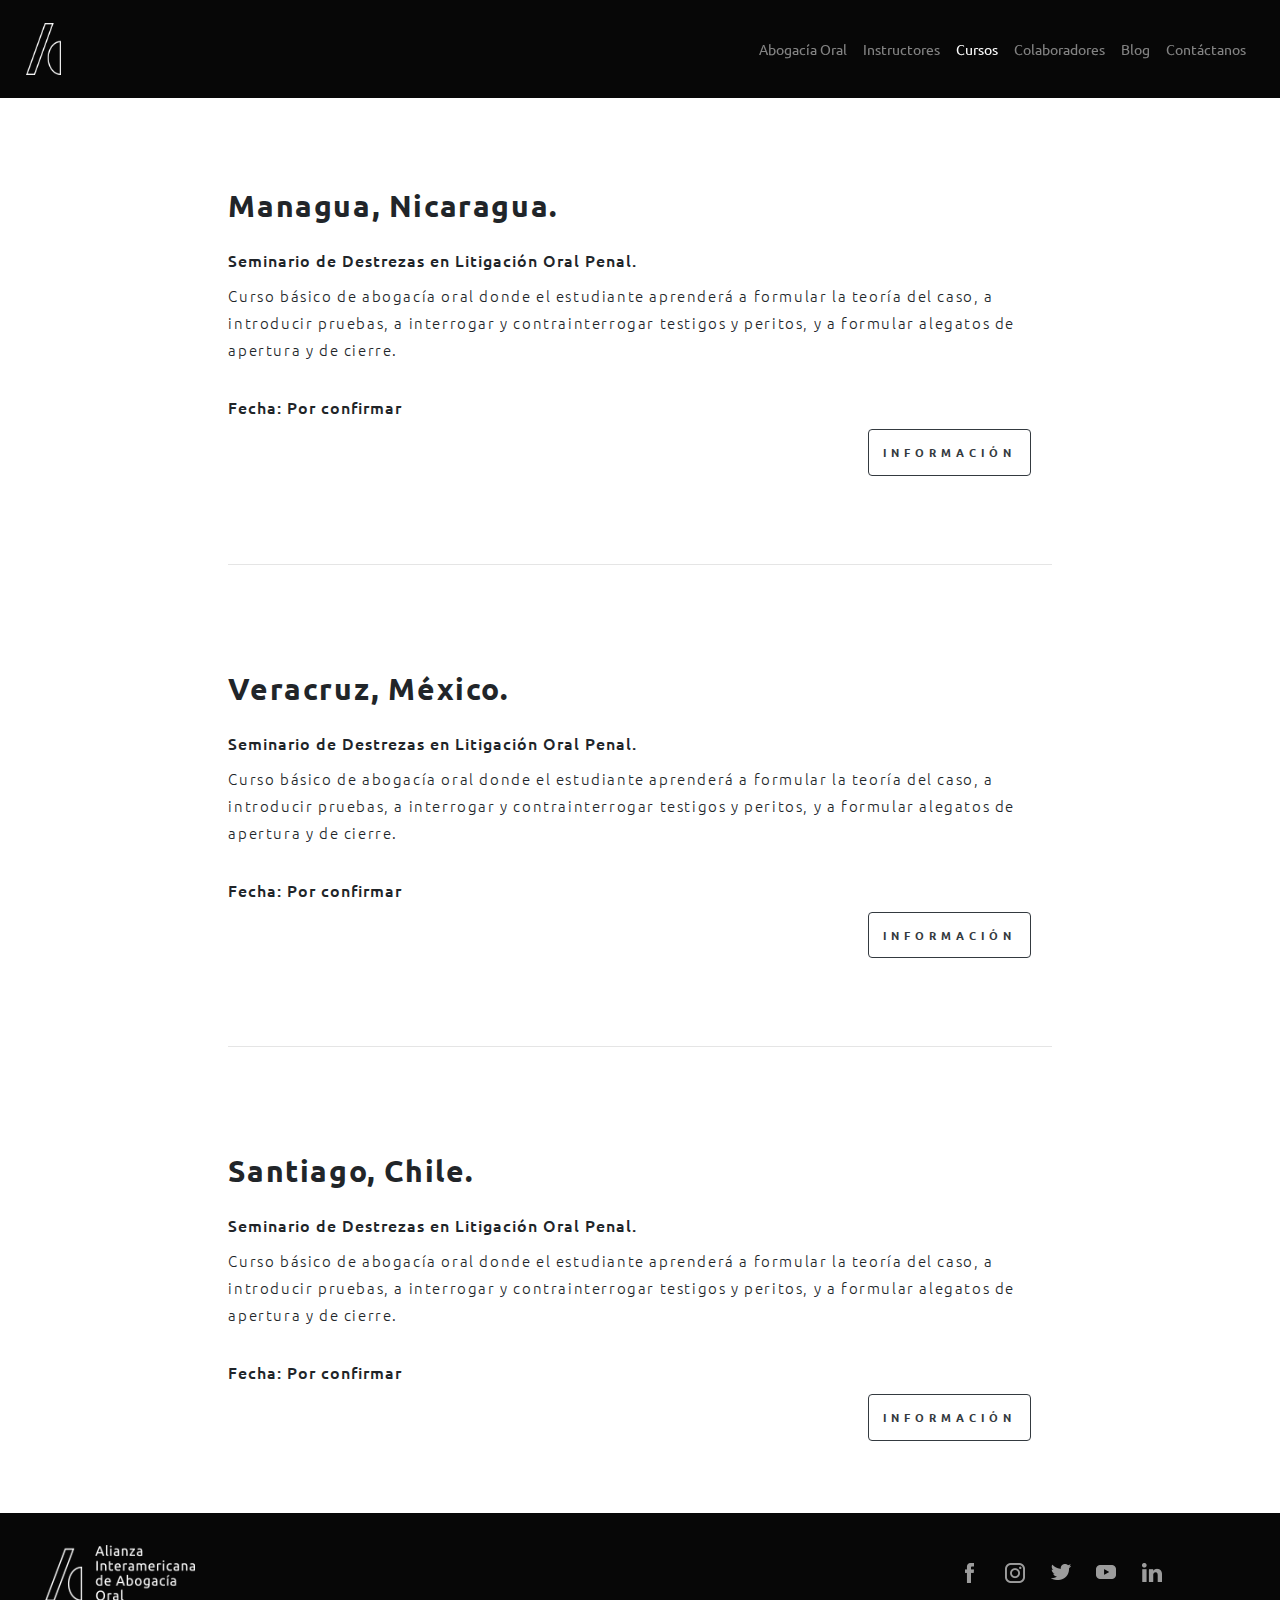
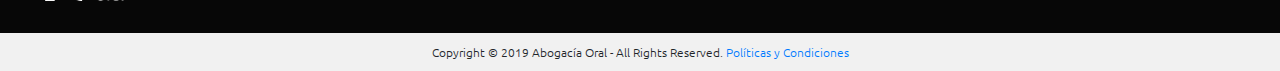
<file: cursos.html>
<!DOCTYPE html>
<html lang="en">

<head>
    <meta charset="UTF-8">
    <meta name="viewport" content="width=device-width, initial-scale=1.0">
    <meta http-equiv="X-UA-Compatible" content="ie=edge">
    <meta name="viewport" content="width=device-width, initial-scale=1, shrink-to-fit=no">
    <link href="https://fonts.googleapis.com/css?family=Ubuntu:300,400,500,700" rel="stylesheet">
    <link rel="stylesheet" href="https://stackpath.bootstrapcdn.com/bootstrap/4.3.1/css/bootstrap.min.css"
        integrity="sha384-ggOyR0iXCbMQv3Xipma34MD+dH/1fQ784/j6cY/iJTQUOhcWr7x9JvoRxT2MZw1T" crossorigin="anonymous">
    <script src="https://code.jquery.com/jquery-3.3.1.slim.min.js"
        integrity="sha384-q8i/X+965DzO0rT7abK41JStQIAqVgRVzpbzo5smXKp4YfRvH+8abtTE1Pi6jizo"
        crossorigin="anonymous"></script>
    <script src="https://cdnjs.cloudflare.com/ajax/libs/popper.js/1.14.7/umd/popper.min.js"
        integrity="sha384-UO2eT0CpHqdSJQ6hJty5KVphtPhzWj9WO1clHTMGa3JDZwrnQq4sF86dIHNDz0W1"
        crossorigin="anonymous"></script>
    <script src="https://stackpath.bootstrapcdn.com/bootstrap/4.3.1/js/bootstrap.min.js"
        integrity="sha384-JjSmVgyd0p3pXB1rRibZUAYoIIy6OrQ6VrjIEaFf/nJGzIxFDsf4x0xIM+B07jRM"
        crossorigin="anonymous"></script>
    <link rel="stylesheet" type="text/css" href="style2.css">

    <title>Abogacía Oral</title>
</head>


<body>
    <div id="mdb-preloader" class="flex-center text-dark">
        <div id="preloader-markup">
        </div>
    </div>

    <div id="nav-id" class="sticky-top" style="background-color: #070707; padding:10px;">
        <nav class="navbar navbar-dark navbar-expand-lg sticky-top">
            <a class="navbar-brand" href="index.html">
                <img src="assets/logo.png" width="35" height="52" alt="Isotipo Abogacía Oral">
            </a>
            <button class="navbar-toggler" type="button" data-toggle="collapse" data-target="#navbarTogglerDemo02"
                aria-controls="navbarTogglerDemo02" aria-expanded="false" aria-label="Toggle navigation">
                <span class="navbar-toggler-icon"></span>
            </button>

            <div class="collapse navbar-collapse justify-content-end" id="navbarTogglerDemo02">
                <ul class="navbar-nav">

                    <li class="nav-item" style="display: inline;">
                        <a class="nav-link" href="quienes-somos.html">Abogacía Oral</a>
                    </li>
                    <li class="nav-item">
                        <a class="nav-link" href="instructores.html">Instructores</a>
                    </li>
                    <li class="nav-item">
                        <a class="nav-link active" href="cursos.html">Cursos</a>
                    </li>
                    <li class="nav-item">
                        <a class="nav-link" href="colaboradores.html">Colaboradores</a>
                    </li>

                    <li class="nav-item">
                        <a class="nav-link" href="blog.html">Blog</a>
                    </li>
                    <li class="nav-item">
                        <a class="nav-link" href="contactanos.html">Contáctanos</a>
                    </li>



                </ul>

            </div>
        </nav>
    </div>

    <div id="container" class="container-fluid">

        <div>

            <div class="row">
                <div class="col-lg-2">
                </div>

                <div class="col-lg-8">
                    <h1 class="curso1">Managua, Nicaragua.</h1>

                    <p class="curso2">Seminario de Destrezas en Litigación Oral Penal.</p>
                    <p class="curso3">


                        Curso básico de abogacía oral donde el estudiante aprenderá a formular la teoría del caso, a
                        introducir pruebas, a interrogar y contrainterrogar testigos y peritos, y a formular alegatos de
                        apertura y de cierre.
                    </p>
                    <p class="curso2">Fecha: Por confirmar</p>

                </div>

            </div>

            <div class="row">
                <div class="col-lg-8"></div>
                <div class="col-lg-2">
                    <a href="" id="btn2" class="btn btn-outline-dark">INFORMACIÓN</a>
                </div>
            </div>

            <div class="row">
                <div class="col-lg-2"></div>
                <div class="col-lg-8">
                    <hr>
                </div>
            </div>



            <div class="row">
                <div class="col-lg-2"></div>
                <div id="cursos-1" class="col-lg-8"></div>

            </div>

            <div class="row">
                <div class="col-lg-2">
                </div>

                <div class="col-lg-8">
                    <h1 class="curso1">Veracruz, México.</h1>

                    <p class="curso2">Seminario de Destrezas en Litigación Oral Penal.</p>
                    <p class="curso3">

                        Curso básico de abogacía oral donde el estudiante aprenderá a formular la teoría del caso, a
                        introducir pruebas, a interrogar y contrainterrogar testigos y peritos, y a formular alegatos de
                        apertura y de cierre.
                    </p>
                    <p class="curso2">Fecha: Por confirmar</p>

                </div>

            </div>

            <div class="row">
                <div class="col-lg-8"></div>
                <div class="col-lg-2">
                    <a href="" id="btn2" class="btn btn-outline-dark">INFORMACIÓN</a>
                </div>
            </div>

            <div class="row">
                    <div class="col-lg-2"></div>
                    <div class="col-lg-8">
                        <hr>
                    </div>
                </div>

            

            <div class="row">
                <div class="col-lg-2">
                </div>

                <div class="col-lg-8">
                    <h1 class="curso1">Santiago, Chile.</h1>

                    <p class="curso2">Seminario de Destrezas en Litigación Oral Penal.</p>
                    <p class="curso3">

                        Curso básico de abogacía oral donde el estudiante aprenderá a formular la teoría del caso, a
                        introducir pruebas, a interrogar y contrainterrogar testigos y peritos, y a formular alegatos de
                        apertura y de cierre.
                    </p>
                    <p class="curso2">Fecha: Por confirmar</p>

                </div>

            </div>

            <div class="row">
                <div class="col-lg-8"></div>
                <div class="col-lg-2">
                    <a href="" id="btn2" class="btn btn-outline-dark">INFORMACIÓN</a>
                </div>
            </div>

            
        







        </div>


    </div>




    <div>

        <div class="footer">
            <div class="row">


                <div class="col-lg-9 col-md-4 col-sm-6">
                    <a href="index.html">
                        <img src="assets/logo-footer.png" width="150" height="56" alt="Logotipo Abogacía Oral">
                    </a>
                </div>

                <div class="col-lg-3 col-md-4 col-sm-12">
                    <a class="social" href="https://www.facebook.com/abogaciaoral" target="_blank">
                        <img src="assets/social-media/fb.png" alt="HTML tutorial">
                    </a>
                    <a class="social" href="https://www.instagram.com/abogaciaoral" target="_blank">
                        <img src="assets/social-media/ig.png" alt="HTML tutorial">
                    </a>
                    <a class="social" href="https://twitter.com/abogaciaoral" target="_blank">
                        <img src="assets/social-media/tw.png" alt="HTML tutorial">
                    </a>
                    <a class="social" href="https://www.youtube.com/channel/UCKsBu2JqE-SOSiCPXY8T58w" target="_blank">
                        <img src="assets/social-media/yt.png" alt="HTML tutorial">
                    </a>
                    <a class="social" href="https://www.linkedin.com/company/abogaciaoral/" target="_blank">
                        <img src="assets/social-media/in.png" alt="HTML tutorial">
                    </a>
                </div>
                <div class="col-md-4">

                </div>


            </div>

        </div>

        <div class="terms">
            Copyright © 2019 Abogacía Oral - All Rights Reserved.
            <a href="terms.html">Políticas y Condiciones</a>
        </div>


    </div>

    </div>


</body>


</html>
</file>
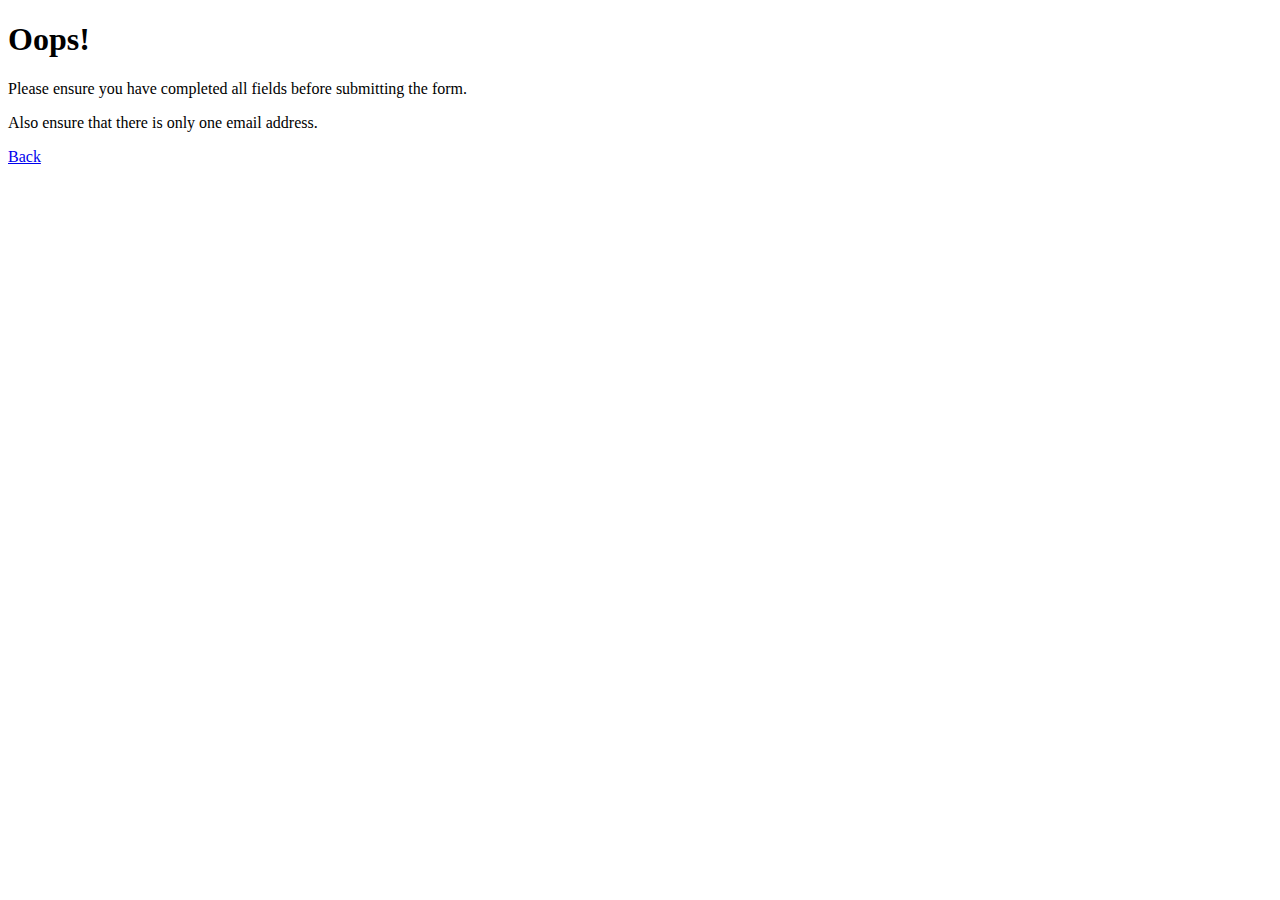
<file: error_message.html>
<!DOCTYPE html>
<html lang="en">

<head>
    <meta charset="UTF-8">
    <meta name="viewport" content="width=device-width, initial-scale=1.0">
    <meta http-equiv="X-UA-Compatible" content="ie=edge">
    <title>Error</title>
</head>

<body>



    <h1>Oops!</h1>
    <p>Please ensure you have completed all fields before submitting the form. </p>
    <p>Also ensure that there is only one email address.</p>
    <p><a href="JavaScript:history.go(-1);">Back</a></p>

</body>

</html>
</file>
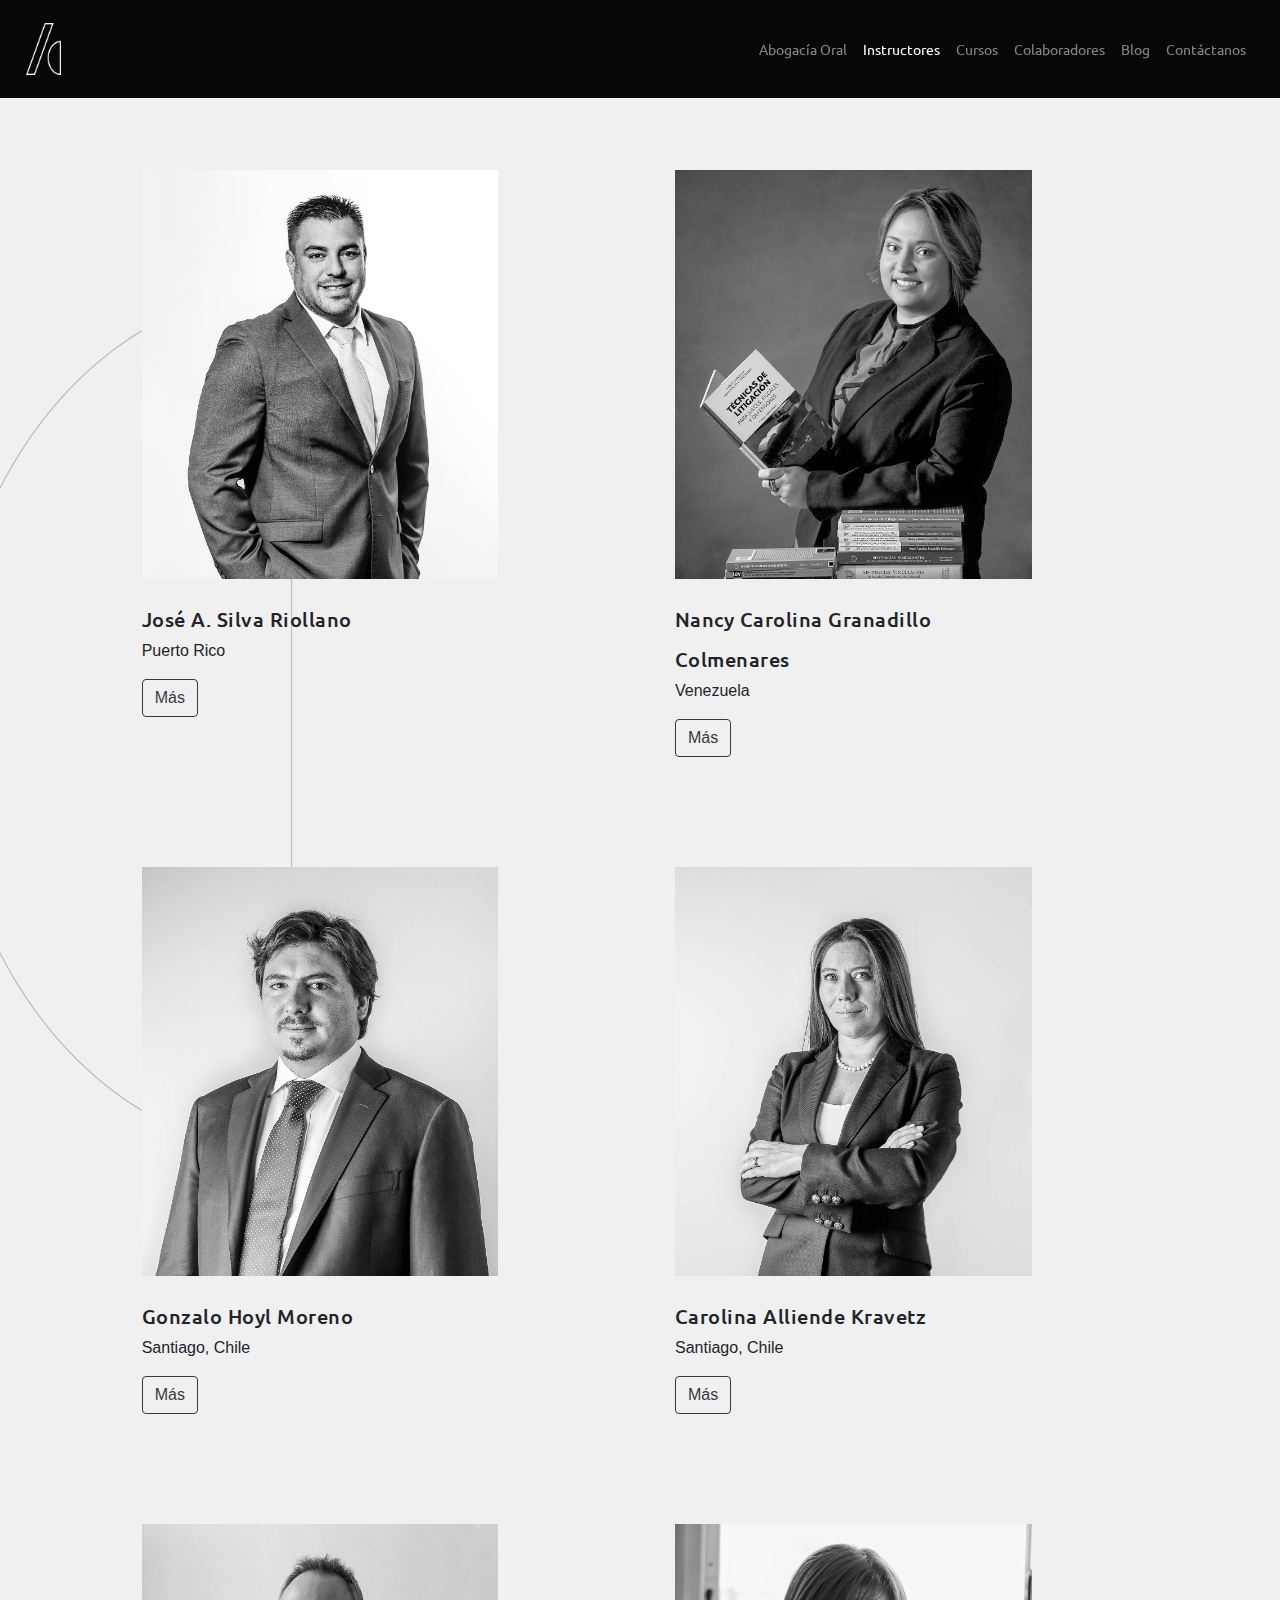
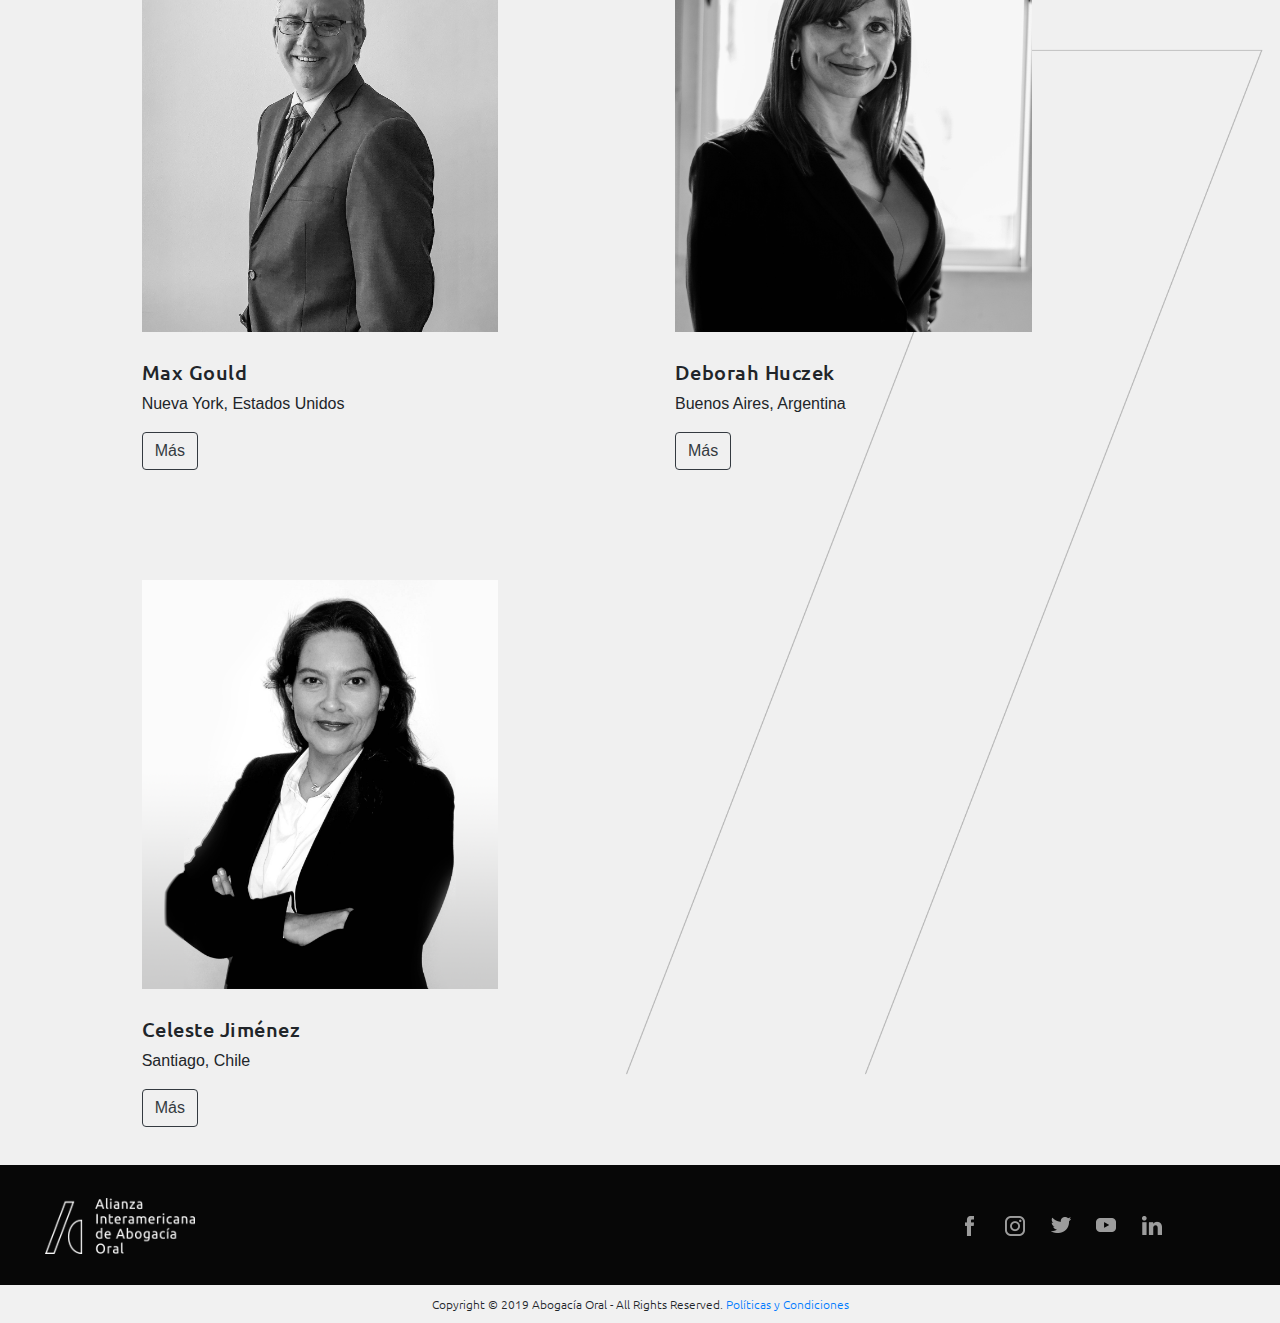
<file: instructores.html>
<!DOCTYPE html>
<html lang="en">

<head>
    <meta charset="UTF-8">
    <meta name="viewport" content="width=device-width, initial-scale=1.0">
    <meta http-equiv="X-UA-Compatible" content="ie=edge">
    <meta name="viewport" content="width=device-width, initial-scale=1, shrink-to-fit=no">
    <link href="https://fonts.googleapis.com/css?family=Ubuntu:300,400,500,700" rel="stylesheet">
    <link rel="stylesheet" href="https://stackpath.bootstrapcdn.com/bootstrap/4.3.1/css/bootstrap.min.css"
        integrity="sha384-ggOyR0iXCbMQv3Xipma34MD+dH/1fQ784/j6cY/iJTQUOhcWr7x9JvoRxT2MZw1T" crossorigin="anonymous">
    <script src="https://code.jquery.com/jquery-3.3.1.slim.min.js"
        integrity="sha384-q8i/X+965DzO0rT7abK41JStQIAqVgRVzpbzo5smXKp4YfRvH+8abtTE1Pi6jizo"
        crossorigin="anonymous"></script>
    <script src="https://cdnjs.cloudflare.com/ajax/libs/popper.js/1.14.7/umd/popper.min.js"
        integrity="sha384-UO2eT0CpHqdSJQ6hJty5KVphtPhzWj9WO1clHTMGa3JDZwrnQq4sF86dIHNDz0W1"
        crossorigin="anonymous"></script>
    <script src="https://stackpath.bootstrapcdn.com/bootstrap/4.3.1/js/bootstrap.min.js"
        integrity="sha384-JjSmVgyd0p3pXB1rRibZUAYoIIy6OrQ6VrjIEaFf/nJGzIxFDsf4x0xIM+B07jRM"
        crossorigin="anonymous"></script>
    <link rel="stylesheet" type="text/css" href="style3.css">

    <script type="text/javascript">
        function SwapDivsWithClick(div1, div2) {
            d1 = document.getElementById(div1);
            d2 = document.getElementById(div2);
            if (d2.style.display == "none") {
                d1.style.display = "none";
                d2.style.display = "block";
            }
            else {
                d1.style.display = "block";
                d2.style.display = "none";
            }
        }
    </script>

    <title>Abogacía Oral</title>
</head>


<body>
    <div id="mdb-preloader" class="flex-center text-dark">
        <div id="preloader-markup">
        </div>
    </div>

    <div id="nav-id" class="sticky-top" style="background-color: #070707; padding:10px;">
        <nav class="navbar navbar-dark navbar-expand-lg sticky-top">
            <a class="navbar-brand" href="index.html">
                <img src="assets/logo.png" width="35" height="52" alt="Isotipo Abogacía Oral">
            </a>
            <button class="navbar-toggler" type="button" data-toggle="collapse" data-target="#navbarTogglerDemo02"
                aria-controls="navbarTogglerDemo02" aria-expanded="false" aria-label="Toggle navigation">
                <span class="navbar-toggler-icon"></span>
            </button>

            <div class="collapse navbar-collapse justify-content-end" id="navbarTogglerDemo02">
                <ul class="navbar-nav">

                    <li class="nav-item" style="display: inline;">
                        <a class="nav-link" href="quienes-somos.html">Abogacía Oral</a>
                    </li>
                    <li class="nav-item">
                        <a class="nav-link active" href="instructores.html">Instructores</a>
                    </li>
                    <li class="nav-item">
                        <a class="nav-link" href="cursos.html">Cursos</a>
                    </li>
                    <li class="nav-item">
                        <a class="nav-link" href="colaboradores.html">Colaboradores</a>
                    </li>

                    <li class="nav-item">
                        <a class="nav-link" href="blog.html">Blog</a>
                    </li>
                    <li class="nav-item">
                        <a class="nav-link" href="contactanos.html">Contáctanos</a>
                    </li>



                </ul>

            </div>
        </nav>
    </div>


    <div id="container" class="container-fluid">

        <div id="instructores">


            <div id="row1" class="row">
                <div class="col-lg-1 ">
                </div>
                <div class="col-lg-4 col-md-6 instructores">

                    <div id="swapper-other" style="display:none; background-color: #101010; color:white;">

                        <div class="card-body">
                            <h5 class="card-title">José A. Silva Riollano</h5>
                            <p class="card-text">Puerto Rico</p>
                            <p class="bio">
                                Obtuvo el grado de Bachiller en Ciencias Políticas de la Universidad de Puerto Rico y su
                                grado de Juris Doctor de la Facultad de Derecho Eugenio María de Hostos, donde
                                recibió la distinción de Cum Laude. Cursó estudios en California Western School of Law
                                donde obtuvo el grado de Maestría en Litigación. Actualmente ejerce como abogado de
                                defensa en casos penales en Puerto Rico donde ha defendido a clientes acusados de
                                diversos delitos graves. Ha impartido cursos de litigación en Argentina, Costa Rica,
                                Estados Unidos, México, Perú y Puerto Rico. Representó a uno de los peticionarios en el
                                primer caso de Puerto Rico donde se anuló una sentencia condenatoria por pruebas
                                de ADN (Pueblo v. Caro Pérez) conocido como el caso de los Tres Inocentes de Aguada. Fue
                                colaborador del libro El Análisis de ADN Post Sentencia. Es miembro de la Comisión de
                                Derecho Penal del Colegio de Abogados y Abogadas de Puerto Rico.
                            </p>

                            <div id="redes-instructores">
                                <a class="social" href="https://www.facebook.com/profile.php?id=507302190"
                                    target="_blank">
                                    <img src="assets/social-media/fb.png" alt="HTML tutorial">
                                </a>
                            </div>

                            <a href="javascript:SwapDivsWithClick('swapper-first','swapper-other')" id="btn"
                                class="btn btn-outline-light">Menos</a>
                        </div>
                    </div>

                    <div id="swapper-first">
                        <img src="assets/Instructores/inst_.jpg" class="card-img-top" alt="José A. Silva Riollano"
                            style="padding-left:20px; padding-right:20px;">
                        <div class="card-body">
                            <h5 class="card-title">José A. Silva Riollano</h5>
                            <p class="card-text">Puerto Rico</p>
                            <a href="javascript:SwapDivsWithClick('swapper-first','swapper-other')" id="btn"
                                class="btn btn-outline-dark">Más</a>

                        </div>
                    </div>


                </div>
                <div class="col-lg-1 ">
                </div>
                <div class="col-lg-4 col-md-6 instructores ">

                    <div id="swapper-other1" style="display:none; background-color: #101010; color:white;">

                        <div class="card-body">
                            <h5 class="card-title">Nancy Carolina Granadillo Colmenares</h5>
                            <p class="card-text">Venezuela</p>
                            <p class="bio">
                                Egresó de la Universidad Santa María en Caracas, Venezuela, con mención Cum Laude y
                                reconocimiento a la Excelencia Académica. Se especializó en Derechos Humanos por la
                                Universidad Central de Venezuela y obtuvo un Magister en Derecho Penal por la
                                Universidad Santa María. Cursó la Academia de Destrezas en Litigación de la California
                                Western School of Law y el Programa Avanzado de Derechos Humanos de la American
                                University, ambos en Estados Unidos. Egresó del Programa Interamericano de Formación de
                                Capacitadores de la Reforma Procesal Penal del Centro de Estudios Jurídicos de las
                                Américas en Santiago de Chile. Es profesora de posgrado de Procesal Penal y Litigación
                                en la Universidad Santa María, Universidad Central de Venezuela y Escuela Nacional de
                                Fiscales. Autora de 20 libros, incluyendo “Técnicas de Litigación para Jueces, Fiscales
                                y Defensores”. Es directora de la firma NCGC8 Lawyers Consulting, donde brinda
                                consultoria sobre estrategias de litigio y participa como conferencista en esta materia.
                            </p>
                            <div id="redes-instructores">
                                <a class="social" href="http://nancygranadillo.com" target="_blank">
                                    <img src="assets/social-media/www.png" alt="HTML tutorial">
                                </a>
                                <a class="social" href="https://www.instagram.com/nancygranadillo1689/" target="_blank">
                                    <img src="assets/social-media/ig.png" alt="HTML tutorial">
                                </a>
                            </div>
                            <a href="javascript:SwapDivsWithClick('swapper-first1','swapper-other1')" id="btn"
                                class="btn btn-outline-light">Menos</a>
                        </div>
                    </div>

                    <div id="swapper-first1">
                        <img src="assets/Instructores/inst_-2.jpg" class="card-img-top"
                            alt="Nancy Carolina Granadillo Colmenares" style="padding-left:20px; padding-right:20px;">
                        <div class="card-body">
                            <h5 class="card-title">Nancy Carolina Granadillo Colmenares</h5>
                            <p class="card-text">Venezuela</p>
                            <a href="javascript:SwapDivsWithClick('swapper-first1','swapper-other1')" id="btn"
                                class="btn btn-outline-dark">Más</a>

                        </div>
                    </div>


                </div>
            </div>

            <div id="row2" class="row">
                <div class="col-lg-1 ">
                </div>

                <div class="col-lg-4 col-md-6 instructores">

                    <div id="swapper-other2" style="display:none; background-color: #101010; color:white;">

                        <div class="card-body">
                            <h5 class="card-title">Gonzalo Hoyl Moreno</h5>
                            <p class="card-text">Santiago, Chile</p>
                            <p class="bio">
                                Abogado desde el 2006 en Santiago de Chile. Socio fundador de Hoyl Alliende & Cía.
                                Abogados. Máster en Derecho Penal y Ciencias Penales de la Universidad de Barcelona y
                                Universidad Pompeu Fabra, Barcelona, España. Diplomado en Protección Internacional de
                                los DD.HH. de la Universidad de Zaragoza & CLADH. Instructor invitado de la California
                                Western School of Law. Profesor en la Universidad de Los Andes en los cursos de Derecho
                                Penal y Derecho Procesal Penal. Profesor en el curso de Derecho Procesal Penal para
                                futuros fiscales, defensores y jueces en la Academia. Editor responsable de la Revista
                                Doctrina y Jurisprudencia Penal. Autor del Libro: Autoría Mediata e Inducción. Expositor
                                en Jornadas de Derecho a nivel nacional e internacional. Fue Defensor Penal Público
                                entre 2007 y 2013.
                            </p>

                            <!-- <div id="redes-instructores">
                                <a class="social" href="https://www.facebook.com/profile.php?id=507302190"
                                    target="_blank">
                                    <img src="assets/social-media/fb.png" alt="HTML tutorial">
                                </a>
                            </div> -->

                            <a href="javascript:SwapDivsWithClick('swapper-first2','swapper-other2')" id="btn"
                                class="btn btn-outline-light">Menos</a>
                        </div>
                    </div>

                    <div id="swapper-first2">
                        <img src="assets/Instructores/inst_6.png" class="card-img-top" alt="Gonzalo Hoyl Moreno"
                            style="padding-left:20px; padding-right:20px;">
                        <div class="card-body">
                            <h5 class="card-title">Gonzalo Hoyl Moreno</h5>
                            <p class="card-text">Santiago, Chile</p>
                            <a href="javascript:SwapDivsWithClick('swapper-first2','swapper-other2')" id="btn"
                                class="btn btn-outline-dark">Más</a>

                        </div>
                    </div>


                </div>

                <div class="col-lg-1 ">
                </div>

                <div class="col-lg-4 col-md-6 instructores ">

                    <div id="swapper-other3" style="display:none; background-color: #101010; color:white;">

                        <div class="card-body">
                            <h5 class="card-title">Carolina Alliende Kravetz</h5>
                            <p class="card-text">Santiago, Chile</p>
                            <p class="bio">
                                Abogada desde el año 2003 en Santiago de Chile. Socia fundadora de Hoyl, Alliende & Cía.
                                Abogados. Diplomada en Reforma Procesal Penal de la Universidad Santo Tomás 2005.
                                Diplomada en Protección Internacional de los Derechos Humanos de la Universidad de
                                Zaragoza & CLADH. Instructora invitada de la California Western School of Law. Profesora
                                de Magister en Litigación en la Universidad Finis Terrae. Profesora en Academia de
                                preparación para futuros fiscales, defensores y jueces en el curso de Derecho Procesal
                                Penal. Ha participado en numerosos seminarios de perfeccionamiento en materia de
                                litigación penal y derecho penal. Ha publicado en Revistas de derecho penal y comentando
                                sentencia de relevancia nacional. Más de siete años de experiencia como Defensora Penal
                                Pública en Santiago de Chile.
                            </p>
                            <!-- <div id="redes-instructores">
                                <a class="social" href="http://nancygranadillo.com" target="_blank">
                                    <img src="assets/social-media/www.png" alt="HTML tutorial">
                                </a>
                                <a class="social" href="https://www.instagram.com/nancygranadillo1689/" target="_blank">
                                    <img src="assets/social-media/ig.png" alt="HTML tutorial">
                                </a>
                            </div> -->
                            <a href="javascript:SwapDivsWithClick('swapper-first3','swapper-other3')" id="btn"
                                class="btn btn-outline-light">Menos</a>
                        </div>
                    </div>

                    <div id="swapper-first3">
                        <img src="assets/Instructores/inst_5.png" class="card-img-top" alt="Carolina Alliende Kravetz"
                            style="padding-left:20px; padding-right:20px;">
                        <div class="card-body">
                            <h5 class="card-title">Carolina Alliende Kravetz</h5>
                            <p class="card-text">Santiago, Chile</p>
                            <a href="javascript:SwapDivsWithClick('swapper-first3','swapper-other3')" id="btn"
                                class="btn btn-outline-dark">Más</a>

                        </div>
                    </div>


                </div>
            </div>

            <div id="row3" class="row">
                <div class="col-lg-1 ">
                </div>

                <div class="col-lg-4 col-md-6 instructores">

                    <div id="swapper-other4" style="display:none; background-color: #101010; color:white;">

                        <div class="card-body">
                            <h5 class="card-title">Max Gould</h5>
                            <p class="card-text">Nueva York, Estados Unidos</p>
                            <p class="bio">
                                Recibió su Doctorado en Leyes de la New York University School of Law y su Licenciatura
                                en Artes de la Harvard University. En 1986 se unió a la Legal Aid Society of New York.
                                Como miembro de esta asociación, ha trabajado para la División Civil, Penal y de
                                Migración. En la División Civil ha representado a clientes en asuntos inmobiliarios,
                                familiares, de beneficios e incapacidad; en la División Penal ha representado clientes
                                acusados de delitos graves, delitos menores y violaciones procesales; y en la División
                                de Migración ha representado a inmigrantes sujetos a deportación. Actualmente pertenece
                                a la División de Defensa Penal en las oficinas del Bronx representando a personas
                                acusadas de todo tipo de delitos. Ha sido profesor invitado por la California Western
                                School of Law, y ha impartido cursos de litigación en Bolivia, Chile, Costa Rica,
                                Ecuador, México, Nicaragua, Panamá y Perú.
                            </p>

                            <!-- <div id="redes-instructores">
                                <a class="social" href="https://www.facebook.com/profile.php?id=507302190"
                                    target="_blank">
                                    <img src="assets/social-media/fb.png" alt="HTML tutorial">
                                </a>
                            </div> -->

                            <a href="javascript:SwapDivsWithClick('swapper-first4','swapper-other4')" id="btn"
                                class="btn btn-outline-light">Menos</a>
                        </div>
                    </div>

                    <div id="swapper-first4">
                        <img src="assets/Instructores/inst_7.png" class="card-img-top" alt="Max Gould"
                            style="padding-left:20px; padding-right:20px;">
                        <div class="card-body">
                            <h5 class="card-title">Max Gould</h5>
                            <p class="card-text">Nueva York, Estados Unidos</p>
                            <a href="javascript:SwapDivsWithClick('swapper-first4','swapper-other4')" id="btn"
                                class="btn btn-outline-dark">Más</a>

                        </div>
                    </div>


                </div>

                <div class="col-lg-1 ">
                </div>

                <div class="col-lg-4 col-md-6 instructores ">

                    <div id="swapper-other5" style="display:none; background-color: #101010; color:white;">

                        <div class="card-body">
                            <h5 class="card-title">Deborah Huczek</h5>
                            <p class="card-text">Buenos Aires, Argentina</p>
                            <p class="bio">
                                Abogada litigante en Argentina. Doctorando en Ciencias Jurídicas de la Universidad
                                Católica de Argentina. Maestra en Litigación Oral recibida con honores por la California
                                Western School of Law en Estados Unidos. Especialista en Derecho Penal y Derecho
                                Migratorio. Recibida en el Instituto Universitario de la Policía Federal Argentina.
                                Directora del Estudio Jurídico INA. Capacitadora en Técnicas de Litigación Oral para
                                asociaciones de abogados y magistrados de Argentina y del extranjero. Capacitadora en
                                Fundesi, Diario Judicial y otros. Escritora de diversos artículos para diarios del país.
                                Es convocada asiduamente por programas de TV, radio y medios gráficos como especialista
                                en Derecho. Ha llevado y asesora en casos de gran repercusión. Ha participado como
                                experta en debates sobre la reforma migratoria ante el Congreso de la Nación.
                            </p>
                            <div id="redes-instructores">
                                <a class="social" href="https://www.facebook.com/deborah.huczek.75" target="_blank">
                                    <img src="assets/social-media/fb.png" alt="HTML tutorial">
                                </a>
                                <a class="social"
                                    href="https://www.instagram.com/deborahhuczek_abogadapenalista/?hl=es-la"
                                    target="_blank">
                                    <img src="assets/social-media/ig.png" alt="HTML tutorial">
                                </a>
                                <a class="social" href="https://www.linkedin.com/in/deborah-huczek-0a653257"
                                    target="_blank">
                                    <img src="assets/social-media/in.png" alt="HTML tutorial">
                                </a>
                            </div>
                            <a href="javascript:SwapDivsWithClick('swapper-first5','swapper-other5')" id="btn"
                                class="btn btn-outline-light">Menos</a>
                        </div>
                    </div>

                    <div id="swapper-first5">
                        <img src="assets/Instructores/inst_4.png" class="card-img-top" alt="Deborah Huczek"
                            style="padding-left:20px; padding-right:20px;">
                        <div class="card-body">
                            <h5 class="card-title">Deborah Huczek</h5>
                            <p class="card-text">Buenos Aires, Argentina</p>
                            <a href="javascript:SwapDivsWithClick('swapper-first5','swapper-other5')" id="btn"
                                class="btn btn-outline-dark">Más</a>

                        </div>
                    </div>


                </div>
            </div>

            <div id="row" class="row">
                <div class="col-lg-1 ">
                </div>

                <div class="col-lg-4 col-md-6 instructores">

                    <div id="swapper-other6" style="display:none; background-color: #101010; color:white;">

                        <div class="card-body">
                            <h5 class="card-title">Celeste Jiménez</h5>
                            <p class="card-text">Santiago, Chile</p>
                            <p class="bio">
                                Abogada por la Universidad de Talca, Chile, 2002. Fue Asistente y Fiscal en el
                                Ministerio Público. Por 10 años ejerció como Defensora Penal Pública en Santiago. Obtuvo
                                un Máster en Derecho Penal y Procesal Penal por la Universidad Pompeu Fabra y
                                Universidad de Talca y un Máster en Litigación Civil y Penal por la California Western
                                School of Law, Estados Unidos. En 2018 es elegida Directora Metropolitana de la
                                Asociación de Defensores. Actualmente capacita en la Academia de Defensores de Santiago.
                                Ha asistido a cursos básicos y avanzados de litigación como estudiante y como
                                instructora invitada de California Western School of Law en donde recientemente recibió
                                el Certificate of Appreciation por su destacada labor en la promoción de las reformas a
                                la Justicia en Latinoamérica. Está certificada en Coaching Integrativo por PCA y
                                SmartCoach y litiga causas penales en forma privada. Ha desarrollado técnicas de
                                litigación en más de 500 juicios orales y en miles de audiencias con exitosos
                                resultados.
                            </p>

                            <div id="redes-instructores">
                                <a class="social" href="https://www.facebook.com/celestejim" target="_blank"><img
                                        src="assets/social-media/fb.png" alt="HTML tutorial"></a>

                                <a class="social" href="https://www.facebook.com/celestejim.litigacion"
                                    target="_blank"><img src="assets/social-media/fb.png" alt="HTML tutorial"></a>

                                <a class="social" href="https://www.instagram.com/celestejim/" target="_blank"><img
                                        src="assets/social-media/ig.png" alt="HTML tutorial"></a>

                                <a class="social" href="https://twitter.com/celestejim" target="_blank"><img
                                        src="assets/social-media/tw.png" alt="HTML tutorial"></a>

                            </div>


                            <a href="javascript:SwapDivsWithClick('swapper-first6','swapper-other6')" id="btn"
                                class="btn btn-outline-light">Menos</a>
                        </div>
                    </div>

                    <div id="swapper-first6">
                        <img src="assets/Instructores/inst_-3.jpg" class="card-img-top" alt="Celeste Jiménez"
                            style="padding-left:20px; padding-right:20px;">
                        <div class="card-body">
                            <h5 class="card-title">Celeste Jiménez</h5>
                            <p class="card-text">Santiago, Chile</p>
                            <a href="javascript:SwapDivsWithClick('swapper-first6','swapper-other6')" id="btn"
                                class="btn btn-outline-dark">Más</a>

                        </div>
                    </div>


                </div>

                <div class="col-lg-1 ">
                </div>

                <!-- <div class="col-lg-4 col-md-6 instructores ">

                    <div id="swapper-other5" style="display:none; background-color: #101010; color:white;">

                        <div class="card-body">
                            <h5 class="card-title">Deborah Huczek</h5>
                            <p class="card-text">Buenos Aires, Argentina</p>
                            <p class="bio">
                                Abogada litigante en Argentina. Doctorando en Ciencias Jurídicas de la Universidad
                                Católica de Argentina. Maestra en Litigación Oral recibida con honores por la California
                                Western School of Law en Estados Unidos. Especialista en Derecho Penal y Derecho
                                Migratorio. Recibida en el Instituto Universitario de la Policía Federal Argentina.
                                Directora del Estudio Jurídico INA. Capacitadora en Técnicas de Litigación Oral para
                                asociaciones de abogados y magistrados de Argentina y del extranjero. Capacitadora en
                                Fundesi, Diario Judicial y otros. Escritora de diversos artículos para diarios del país.
                                Es convocada asiduamente por programas de TV, radio y medios gráficos como especialista
                                en Derecho. Ha llevado y asesora en casos de gran repercusión. Ha participado como
                                experta en debates sobre la reforma migratoria ante el Congreso de la Nación.
                            </p>
                            <div id="redes-instructores">
                                <a class="social" href="https://www.facebook.com/deborah.huczek.75" target="_blank">
                                    <img src="assets/social-media/fb.png" alt="HTML tutorial">
                                </a>
                                <a class="social"
                                    href="https://www.instagram.com/deborahhuczek_abogadapenalista/?hl=es-la"
                                    target="_blank">
                                    <img src="assets/social-media/ig.png" alt="HTML tutorial">
                                </a>
                                <a class="social" href="https://www.linkedin.com/in/deborah-huczek-0a653257"
                                    target="_blank">
                                    <img src="assets/social-media/in.png" alt="HTML tutorial">
                                </a>
                            </div>
                            <a href="javascript:SwapDivsWithClick('swapper-first5','swapper-other5')" id="btn"
                                class="btn btn-outline-light">Menos</a>
                        </div>
                    </div>

                    <div id="swapper-first5">
                        <img src="assets/Instructores/inst_4.png" class="card-img-top" alt="Deborah Huczek"
                            style="padding-left:20px; padding-right:20px;">
                        <div class="card-body">
                            <h5 class="card-title">Deborah Huczek</h5>
                            <p class="card-text">Buenos Aires, Argentina</p>
                            <a href="javascript:SwapDivsWithClick('swapper-first5','swapper-other5')" id="btn"
                                class="btn btn-outline-dark">Más</a>

                        </div>
                    </div>


                </div> -->
            </div>










            <div>
                <div class="footer">
                    <div class="row">


                        <div class="col-lg-9 col-md-4 col-sm-6">
                            <a href="index.html">
                                <img src="assets/logo-footer.png" width="150" height="56" alt="Logotipo Abogacía Oral">
                            </a>
                        </div>

                        <div class="col-lg-3 col-md-4 col-sm-12">
                            <a class="social" href="https://www.facebook.com/abogaciaoral" target="_blank">
                                <img src="assets/social-media/fb.png" alt="HTML tutorial">
                            </a>
                            <a class="social" href="https://www.instagram.com/abogaciaoral" target="_blank">
                                <img src="assets/social-media/ig.png" alt="HTML tutorial">
                            </a>
                            <a class="social" href="https://twitter.com/abogaciaoral" target="_blank">
                                <img src="assets/social-media/tw.png" alt="HTML tutorial">
                            </a>
                            <a class="social" href="https://www.youtube.com/channel/UCKsBu2JqE-SOSiCPXY8T58w"
                                target="_blank">
                                <img src="assets/social-media/yt.png" alt="HTML tutorial">
                            </a>
                            <a class="social" href="https://www.linkedin.com/company/abogaciaoral/" target="_blank">
                                <img src="assets/social-media/in.png" alt="HTML tutorial">
                            </a>
                        </div>

                        <div class="col-md-4">
                        </div>


                    </div>

                </div>

                <div class="terms">
                    Copyright © 2019 Abogacía Oral - All Rights Reserved.
                    <a href="terms.html">Políticas y Condiciones</a>
                </div>
            </div>
</body>


</html>
</file>
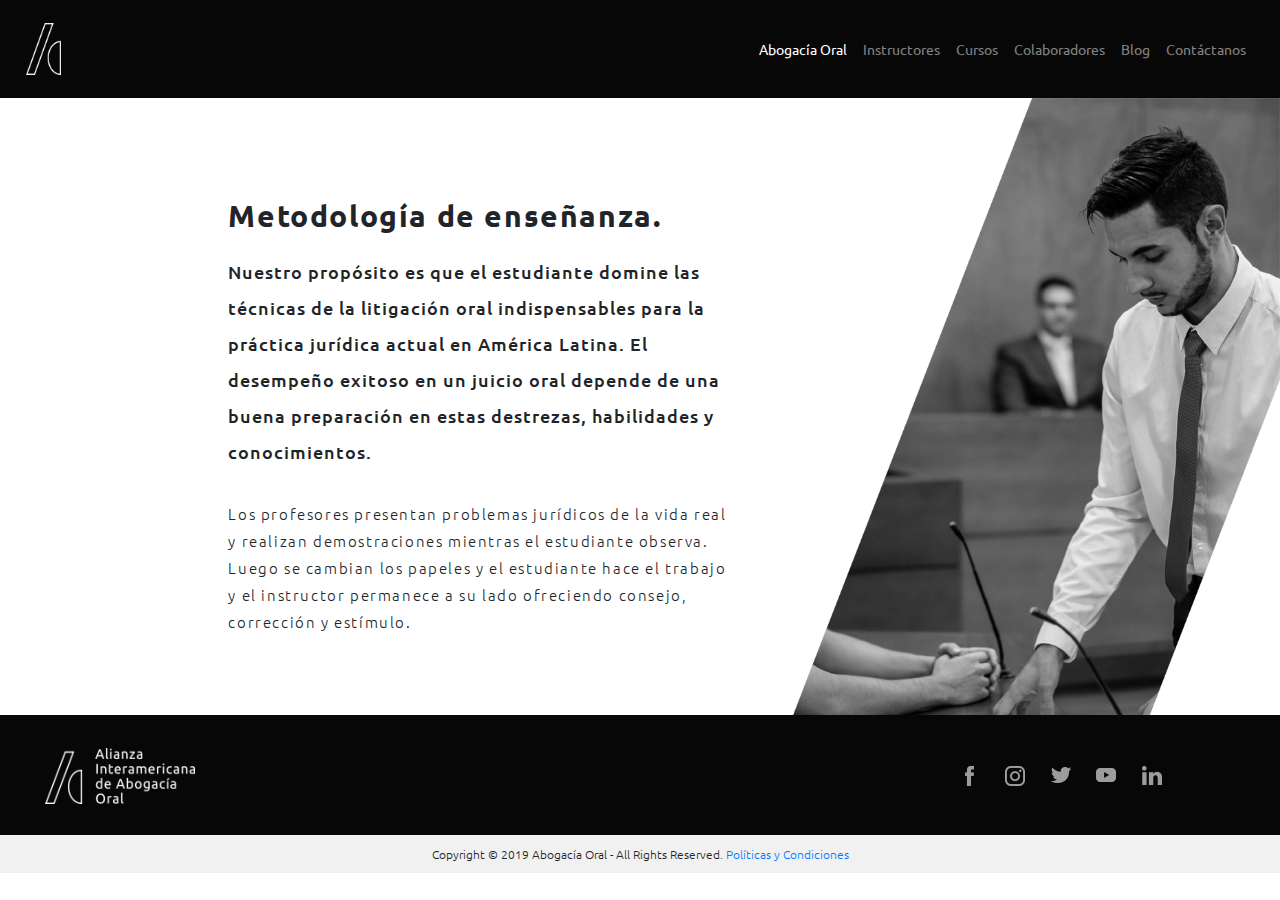
<file: quienes-somos.html>
<!DOCTYPE html>
<html lang="en">

<head>
    <meta charset="UTF-8">
    <meta name="viewport" content="width=device-width, initial-scale=1.0">
    <meta http-equiv="X-UA-Compatible" content="ie=edge">
    <meta name="viewport" content="width=device-width, initial-scale=1, shrink-to-fit=no">
    <link href="https://fonts.googleapis.com/css?family=Ubuntu:300,400,500,700" rel="stylesheet">
    <link rel="stylesheet" href="https://stackpath.bootstrapcdn.com/bootstrap/4.3.1/css/bootstrap.min.css"
        integrity="sha384-ggOyR0iXCbMQv3Xipma34MD+dH/1fQ784/j6cY/iJTQUOhcWr7x9JvoRxT2MZw1T" crossorigin="anonymous">
    <script src="https://code.jquery.com/jquery-3.3.1.slim.min.js"
        integrity="sha384-q8i/X+965DzO0rT7abK41JStQIAqVgRVzpbzo5smXKp4YfRvH+8abtTE1Pi6jizo"
        crossorigin="anonymous"></script>
    <script src="https://cdnjs.cloudflare.com/ajax/libs/popper.js/1.14.7/umd/popper.min.js"
        integrity="sha384-UO2eT0CpHqdSJQ6hJty5KVphtPhzWj9WO1clHTMGa3JDZwrnQq4sF86dIHNDz0W1"
        crossorigin="anonymous"></script>
    <script src="https://stackpath.bootstrapcdn.com/bootstrap/4.3.1/js/bootstrap.min.js"
        integrity="sha384-JjSmVgyd0p3pXB1rRibZUAYoIIy6OrQ6VrjIEaFf/nJGzIxFDsf4x0xIM+B07jRM"
        crossorigin="anonymous"></script>
    <link rel="stylesheet" type="text/css" href="style2.css">

    <title>Abogacía Oral</title>
</head>


<body>
    <div id="mdb-preloader" class="flex-center text-dark">
        <div id="preloader-markup">
        </div>
    </div>

    <div id="nav-id" class="sticky-top" style="background-color: #070707; padding:10px;">
        <nav class="navbar navbar-dark navbar-expand-lg sticky-top">
            <a class="navbar-brand" href="index.html">
                <img src="assets/logo.png" width="35" height="52" alt="Isotipo Abogacía Oral">
            </a>
            <button class="navbar-toggler" type="button" data-toggle="collapse" data-target="#navbarTogglerDemo02"
                aria-controls="navbarTogglerDemo02" aria-expanded="false" aria-label="Toggle navigation">
                <span class="navbar-toggler-icon"></span>
            </button>

            <div class="collapse navbar-collapse justify-content-end" id="navbarTogglerDemo02">
                <ul class="navbar-nav">

                    <li class="nav-item" style="display: inline;">
                        <a class="nav-link active" href="quienes-somos.html">Abogacía Oral</a>
                    </li>
                    <li class="nav-item">
                        <a class="nav-link" href="instructores.html">Instructores</a>
                    </li>
                    <li class="nav-item">
                            <a class="nav-link" href="cursos.html">Cursos</a>
                        </li>
                    <li class="nav-item">
                        <a class="nav-link" href="colaboradores.html">Colaboradores</a>
                    </li>
                    
                    <li class="nav-item">
                        <a class="nav-link" href="blog.html">Blog</a>
                    </li>
                    <li class="nav-item">
                        <a class="nav-link" href="contactanos.html">Contáctanos</a>
                    </li>
                    


                </ul>

            </div>
        </nav>
    </div>

    <div id="container" class="container-fluid">

        <div>

            <div id="metodologia" class="row">
                <div class="col-lg-2">
                </div>

                <div class="col-lg-5">
                    <h1 id="met1">Metodología de enseñanza.</h1>
                    <p id="met2">
                        Nuestro propósito es que el estudiante domine las técnicas de la litigación oral indispensables
                        para la práctica jurídica actual en América Latina. El desempeño exitoso en un juicio oral
                        depende de una buena preparación en estas destrezas, habilidades y conocimientos.
                    </p>

                    <p id="met3">Los profesores presentan problemas jurídicos de la vida real y realizan demostraciones
                        mientras el estudiante observa. Luego se cambian los papeles y el estudiante hace el trabajo y
                        el instructor permanece a su lado ofreciendo consejo, corrección y estímulo.</p>
                </div>

                <div id="law" class="col-lg-5 col-med-3">

                </div>


            </div>

        </div>




        <div>

            <div class="footer">
                <div class="row">


                    <div class="col-lg-9 col-md-4 col-sm-6">
                        <a href="index.html">
                            <img src="assets/logo-footer.png" width="150" height="56" alt="Logotipo Abogacía Oral">
                        </a>
                    </div>

                    <div class="col-lg-3 col-md-4 col-sm-12">
                        <a class="social" href="https://www.facebook.com/abogaciaoral" target="_blank">
                            <img src="assets/social-media/fb.png" alt="HTML tutorial">
                        </a>
                        <a class="social" href="https://www.instagram.com/abogaciaoral" target="_blank">
                            <img src="assets/social-media/ig.png" alt="HTML tutorial">
                        </a>
                        <a class="social" href="https://twitter.com/abogaciaoral" target="_blank">
                            <img src="assets/social-media/tw.png" alt="HTML tutorial">
                        </a>
                        <a class="social" href="https://www.youtube.com/channel/UCKsBu2JqE-SOSiCPXY8T58w"
                            target="_blank">
                            <img src="assets/social-media/yt.png" alt="HTML tutorial">
                        </a>
                        <a class="social" href="https://www.linkedin.com/company/abogaciaoral/" target="_blank">
                            <img src="assets/social-media/in.png" alt="HTML tutorial">
                        </a>
                    </div>
                    <div class="col-md-4">

                    </div>


                </div>

            </div>

            <div class="terms">
                Copyright © 2019 Abogacía Oral - All Rights Reserved.
                <a href="terms.html">Políticas y Condiciones</a>
            </div>


        </div>

    </div>


</body>


</html>
</file>
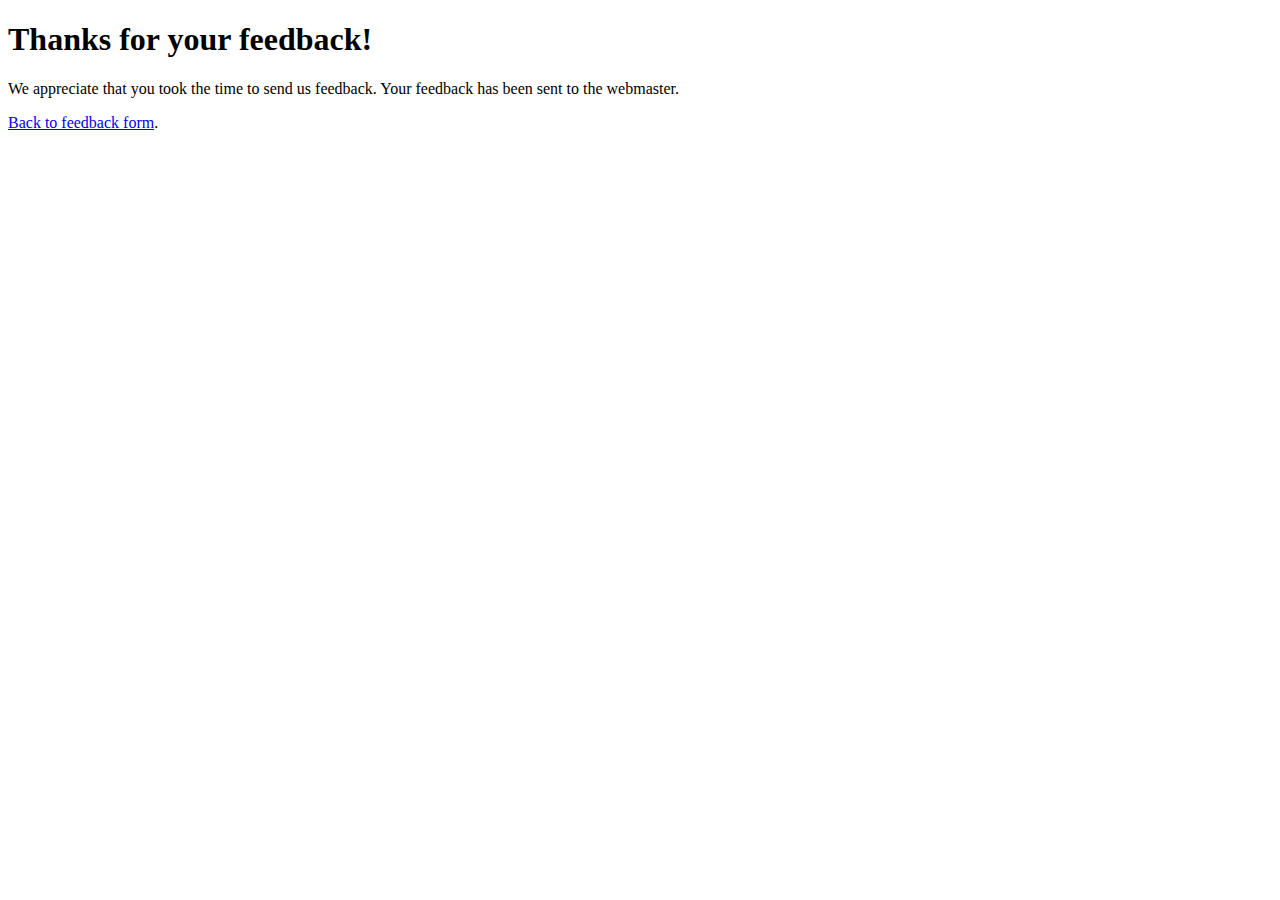
<file: thank_you.html>
<!DOCTYPE html>
<html lang="en">
<head>
    <meta charset="UTF-8">
    <meta name="viewport" content="width=device-width, initial-scale=1.0">
    <meta http-equiv="X-UA-Compatible" content="ie=edge">
    <title>Thank You</title>
</head>
<body>
    <h1>Thanks for your feedback!</h1>
<p>We appreciate that you took the time to send us feedback. Your feedback has been sent to the webmaster.</p>
<p><a href="index.html">Back to feedback form</a>.</p>
</body>
</html>
</file>
<file: style.css>
html {
    height: 100%; 
    margin:0px; 
    height: 100%;
  }

  body { 
    background-image: url("assets/home-bg.png");
    background-repeat: no-repeat;
    background-size: cover;
    margin: 0px;
    background-position: center;   
    overflow-x: hidden;    
}

#container {
       padding:0px;
       height: 100%;  
}

#header1 {
text-align: center;
color: #f1f1f1;
font-family: 'Ubuntu', sans-serif;
font-weight: 700;
font-size: 60px;
margin-top: 26vh;
}

#header2 {
text-align: center;
color: #f1f1f1;
font-family: 'Ubuntu', sans-serif;
font-weight: 400;
font-size: 18px;
margin-top: 3vh;
margin-bottom: 11vh;
}

#btn {
    font-family: 'Ubuntu', sans-serif;
    font-weight: 700;
    font-size: 13px;
    letter-spacing: 5px;
    border-style: solid;
    border-width: .5px;
    padding: 16px;  
}



#nav-id {
    font-family: 'Ubuntu', sans-serif;
    font-size: 14px;   
}

.main {
    margin-top: 300px;
    display: block;  
}

#welcome{
  background-color: white;
    margin-top: 180px;   
}

.redes {
margin-top:100px;
}
a.social:link{
    opacity: .6;
    text-decoration: none;
}

a.social:hover{
    opacity: 1;
    text-decoration: none;
}

#intro{
    font-family: 'Ubuntu', sans-serif;
    font-weight: 300;
    font-size: 15px;
    letter-spacing: 1.6px;
    line-height: 2;
    margin-bottom: 110px;
}

#intro1{
    font-family: 'Ubuntu', sans-serif;
    font-weight: 700;
    font-size: 30px;
    letter-spacing: 1.6px;
    margin-bottom: 20px;
}


#doc{
    background-image: url("assets/docentes_bg.png");
    padding-top: 80px;
    padding-bottom: 90px;
    background-size: cover;
    background-position: center; 
    padding-left:0px;
    padding-right:0px;
    margin-right:0px;
  }

  #doc1{
    font-family: 'Ubuntu', sans-serif;
    font-weight: 700;
    font-size: 30px;
    letter-spacing: 1.6px;
    margin-bottom: 20px;
    color: white;
}


#doc2{
    font-family: 'Ubuntu', sans-serif;
    font-weight: 300;
    font-size: 20px;
    letter-spacing: 1.6px;
    line-height: 2;
    margin-bottom: 50px;
    color: white;
}

.footer {
    
    bottom: 0;
    width: 100%;
    line-height: 60px;
    background-color: #070707;
    padding: 30px;
    
    }

.terms {
    bottom: 0;
    width: 100%;
    background-color: #f1f1f1;
    padding: 10px;
    text-align: center;
    font-family: 'Ubuntu', sans-serif;
    font-weight: 300;
    font-size: 12px;
    

}

.row{
    margin:0px;
}


#btn-form {
    font-family: 'Ubuntu', sans-serif;
    font-weight: 700;
    font-size: 13px;
    letter-spacing: 5px;
    border-style: solid;
    border-width: .5px;
    margin-top: 4vh;
    margin-bottom: 8vh;
    padding-top: 16px;
    padding-bottom: 16px; 
    padding-left: 40px;
    padding-right: 40px;
      
}
.contact-form .form-control{
	border:none;
	box-shadow:none;
	border-radius:0;
	border-bottom: 1px solid #d7d7d7;
	transition: .5s ease;
	font-family: 'Ubuntu', sans-serif;
    font-weight: 700;
    font-size: 14px;
    }
    .form-group {
   font-family: 'Ubuntu', sans-serif;
    font-weight: 400;
    font-size: 16px;
    }
    
.form-control:focus{
	transition: .5s ease;
	border-bottom: 1px solid #000000;
    }
    
 #form1{
        font-family: 'Ubuntu', sans-serif;
        font-weight: 700;
        font-size: 34px;
        letter-spacing: 1.6px;
        margin-top: 8vh;   
        margin-bottom: 6vh;
    }
	


	
@media (min-width: 576px) {
    html {
        height: 100%; 
        margin:0px; 
        height: 100%;
      }
      .row{
        margin:0px;
    }
    body { 
        background-image: url("assets/home-bg.png");
        background-repeat: no-repeat;
        background-size: cover;
        margin: 0px;
        background-position: center;   
        overflow-x: hidden;    
    }
    #header1 {
        text-align: center;
        color: #20dcba;
        font-family: 'Ubuntu', sans-serif;
        font-weight: 700;
        font-size: 50px;
        margin-top: 28vh;
        padding: 0px;
     }
     #header2 {
        text-align: center;
        color: #f1f1f1;
        font-family: 'Ubuntu', sans-serif;
        font-weight: 400;
        font-size: 18px;
        margin-top: 3vh;
        margin-bottom: 8vh;
     }
     .redes {
        margin-top:20px;
        }

     #nav-id {
        font-family: 'Ubuntu', sans-serif;
        font-size: 13px;   
    }
    #btn {
        font-family: 'Ubuntu', sans-serif;
        font-weight: 700;
        font-size: 10px;
        letter-spacing: 5px;
        border-style: solid;
        border-width: 1.5px;
        padding: 22px;  
    }
    .main {
        margin-top: 300px;
        display: block;  
    }
    #welcome{
          margin-top: 14vh;   
      }

      #intro{
        font-family: 'Ubuntu', sans-serif;
        font-weight: 300;
        font-size: 16px;
        letter-spacing: 1.6px;
        line-height: 2;
        margin-bottom: 8vh;
        
    }
    
    #intro1{
        font-family: 'Ubuntu', sans-serif;
        font-weight: 700;
        font-size: 28px;
        letter-spacing: 1.6px;
        margin-bottom: 20px;
    }

    #doc1{
        font-family: 'Ubuntu', sans-serif;
        font-weight: 700;
        font-size: 40px;
        letter-spacing: 1.6px;
        margin-bottom: 20px;
        color: white;
        margin-top: 2vh;
    }
    
    
    #doc2{
        font-family: 'Ubuntu', sans-serif;
        font-weight: 300;
        font-size: 30px;
        letter-spacing: 1.6px;
        line-height: 2;
        margin-bottom: 4vh;
        color: white;
    }

    .footer {
    
        bottom: 0;
        width: 100%;
        line-height: 60px;
        background-color: #070707;
        padding: 50px;
        
        }
    
    .terms {
        bottom: 0;
        width: 100%;
        background-color: #f1f1f1;
        padding: 20px;
        text-align: center;
        font-family: 'Ubuntu', sans-serif;
        font-weight: 300;
        font-size: 14px;
        
    
    }
}

@media (min-width: 768px) {
    html {
        height: 100%; 
        margin:0px; 
        height: 100%;
      }
      .row{
        margin:0px;
    }
    body { 
        background-image: url("assets/home-bg.png");
        background-repeat: no-repeat;
        background-size: cover;
        margin: 0px;
        background-position: center;   
        overflow-x: hidden;    
    }
    #header1 {
        text-align: center;
        color: #a4dc20;
        font-family: 'Ubuntu', sans-serif;
        font-weight: 700;
        font-size: 50px;
        margin-top: 28vh;
        padding: 0px;
     }
     #header2 {
        text-align: center;
        color: #f1f1f1;
        font-family: 'Ubuntu', sans-serif;
        font-weight: 400;
        font-size: 18px;
        margin-top: 3vh;
        margin-bottom: 8vh;
     }
     .redes {
        margin-top:20px;
        }

     #nav-id {
        font-family: 'Ubuntu', sans-serif;
        font-size: 13px;   
    }
    #btn {
        font-family: 'Ubuntu', sans-serif;
        font-weight: 700;
        font-size: 10px;
        letter-spacing: 5px;
        border-style: solid;
        border-width: 1.5px;
        padding: 22px;  
    }
    .main {
        margin-top: 300px;
        display: block;  
    }
    #welcome{
          margin-top: 14vh;   
      }

      #intro{
        font-family: 'Ubuntu', sans-serif;
        font-weight: 300;
        font-size: 16px;
        letter-spacing: 1.6px;
        line-height: 2;
        margin-bottom: 8vh;
        
    }
    
    #intro1{
        font-family: 'Ubuntu', sans-serif;
        font-weight: 700;
        font-size: 28px;
        letter-spacing: 1.6px;
        margin-bottom: 20px;
    }

    #doc1{
        font-family: 'Ubuntu', sans-serif;
        font-weight: 700;
        font-size: 40px;
        letter-spacing: 1.6px;
        margin-bottom: 20px;
        color: white;
        margin-top: 2vh;
    }
    
    
    #doc2{
        font-family: 'Ubuntu', sans-serif;
        font-weight: 300;
        font-size: 30px;
        letter-spacing: 1.6px;
        line-height: 2;
        margin-bottom: 4vh;
        color: white;
    }

    .footer {
    
        bottom: 0;
        width: 100%;
        line-height: 60px;
        background-color: #070707;
        padding: 50px;
        
        }
    
    .terms {
        bottom: 0;
        width: 100%;
        background-color: #f1f1f1;
        padding: 20px;
        text-align: center;
        font-family: 'Ubuntu', sans-serif;
        font-weight: 300;
        font-size: 14px;
        
    
    }
}

@media (min-width: 992px) {
    html {
        height: 100%; 
        margin:0px; 
        height: 100%;
      }
      .row{
        margin:0px;
    }
    body { 
        background-image: url("assets/home-bg.png");
        background-repeat: no-repeat;
        background-size: cover;
        margin: 0px;
        background-position: center;   
        overflow-x: hidden;    
    }
    #header1 {
        text-align: center;
        color: #6820dc;
        font-family: 'Ubuntu', sans-serif;
        font-weight: 700;
        font-size: 50px;
        margin-top: 28vh;
        padding: 0px;
     }
     #header2 {
        text-align: center;
        color: #f1f1f1;
        font-family: 'Ubuntu', sans-serif;
        font-weight: 400;
        font-size: 18px;
        margin-top: 3vh;
        margin-bottom: 8vh;
     }
     .redes {
        margin-top:20px;
        }

     #nav-id {
        font-family: 'Ubuntu', sans-serif;
        font-size: 13px;   
    }
    #btn {
        font-family: 'Ubuntu', sans-serif;
        font-weight: 700;
        font-size: 10px;
        letter-spacing: 5px;
        border-style: solid;
        border-width: 1.5px;
        padding: 22px;  
    }
    .main {
        margin-top: 300px;
        display: block;  
    }
    #welcome{
          margin-top: 14vh;   
      }

      #intro{
        font-family: 'Ubuntu', sans-serif;
        font-weight: 300;
        font-size: 16px;
        letter-spacing: 1.6px;
        line-height: 2;
        margin-bottom: 8vh;
        
    }
    
    #intro1{
        font-family: 'Ubuntu', sans-serif;
        font-weight: 700;
        font-size: 28px;
        letter-spacing: 1.6px;
        margin-bottom: 20px;
    }

    #doc1{
        font-family: 'Ubuntu', sans-serif;
        font-weight: 700;
        font-size: 40px;
        letter-spacing: 1.6px;
        margin-bottom: 20px;
        color: white;
        margin-top: 2vh;
    }
    
    
    #doc2{
        font-family: 'Ubuntu', sans-serif;
        font-weight: 300;
        font-size: 30px;
        letter-spacing: 1.6px;
        line-height: 2;
        margin-bottom: 4vh;
        color: white;
    }

    .footer {
    
        bottom: 0;
        width: 100%;
        line-height: 60px;
        background-color: #070707;
        padding: 50px;
        
        }
    
    .terms {
        bottom: 0;
        width: 100%;
        background-color: #f1f1f1;
        padding: 20px;
        text-align: center;
        font-family: 'Ubuntu', sans-serif;
        font-weight: 300;
        font-size: 14px;
        
    
    }
}

@media (min-width: 1200px) {
    html {
        height: 100%; 
        margin:0px; 
        height: 100%;
      }
      .row{
        margin:0px;
    }
    body { 
        background-image: url("assets/home-bg.png");
        background-repeat: no-repeat;
        background-size: cover;
        margin: 0px;
        background-position: center;   
        overflow-x: hidden;    
    }
    #header1 {
        text-align: center;
        color: #f1f1f1;
        font-family: 'Ubuntu', sans-serif;
        font-weight: 700;
        font-size: 58px;
        margin-top: 26vh;
        padding: 0px;
     }
     #header2 {
        text-align: center;
        color: #f1f1f1;
        font-family: 'Ubuntu', sans-serif;
        font-weight: 400;
        font-size: 20px;
        margin-top: 3vh;
        margin-bottom: 8vh;
     }
     .redes {
        margin-top:12vh;
        }
     #nav-id {
        font-family: 'Ubuntu', sans-serif;
        font-size: 14px;   
    }
    #btn {
        font-family: 'Ubuntu', sans-serif;
        font-weight: 700;
        font-size: 12px;
        letter-spacing: 5px;
        border-style: solid;
        border-width: 1.5px;
        padding: 22px;  
    }
    
    #welcome{
          margin-top: 18vh;   
      }

      #intro{
        font-family: 'Ubuntu', sans-serif;
        font-weight: 300;
        font-size: 16px;
        letter-spacing: 1.6px;
        line-height: 2;
        margin-bottom: 10vh;
        
    }
    
    #intro1{
        font-family: 'Ubuntu', sans-serif;
        font-weight: 700;
        font-size: 34px;
        letter-spacing: 1.6px;
        margin-top: 2vh;   
        margin-bottom: 20px;
    }

   

    #doc1{
        font-family: 'Ubuntu', sans-serif;
        font-weight: 700;
        font-size: 40px;
        letter-spacing: 1.6px;
        margin-bottom: 20px;
        color: white;
        margin-top: 2vh;
    }
    
    
    #doc2{
        font-family: 'Ubuntu', sans-serif;
        font-weight: 300;
        font-size: 20px;
        letter-spacing: 1.6px;
        line-height: 2;
        margin-bottom: 4vh;
        color: white;
    }

    .footer {
    
        bottom: 0;
        width: 100%;
        line-height: 60px;
        background-color: #070707;
        padding: 50px;
        
        }
    
    .terms {
        bottom: 0;
        width: 100%;
        background-color: #f1f1f1;
        padding: 20px;
        text-align: center;
        font-family: 'Ubuntu', sans-serif;
        font-weight: 300;
        font-size: 12px;
        
    
    }
}
</file>
<file: style4.css>
#texto-colab{
    font-family: 'Ubuntu', sans-serif;
    font-weight: 400;
    font-size: 15px;
    letter-spacing: .5px;
    line-height: 2;
    margin-bottom: 5vh;
    margin-top: 8vh;
}

.colab-title {
    font-family: 'Ubuntu', sans-serif;
    font-weight: 500;
    font-size: 14px;
}

.colab-text {
    font-family: 'Ubuntu', sans-serif;
    font-weight: 300;
    font-size: 14px;
}


.footer {
    
    bottom: 0;
    width: 100%;
    line-height: 60px;
    background-color: #070707;
    padding: 30px;
    }
.terms {
    bottom: 0;
    width: 100%;
    background-color: #f1f1f1;
    padding: 10px;
    text-align: center;
    font-family: 'Ubuntu', sans-serif;
    font-weight: 300;
    font-size: 12px;
}
.row{
    margin:0px;
}

#btn-form {
    font-family: 'Ubuntu', sans-serif;
    font-weight: 700;
    font-size: 13px;
    letter-spacing: 5px;
    border-style: solid;
    border-width: .5px;
    margin-top: 4vh;
    margin-bottom: 8vh;
    padding-top: 16px;
    padding-bottom: 16px; 
    padding-left: 40px;
    padding-right: 40px;
      
}
.contact-form .form-control{
	border:none;
	box-shadow:none;
	border-radius:0;
	border-bottom: 1px solid #d7d7d7;
	transition: .5s ease;
	font-family: 'Ubuntu', sans-serif;
    font-weight: 700;
    font-size: 14px;
    }
    .form-group {
   font-family: 'Ubuntu', sans-serif;
    font-weight: 400;
    font-size: 16px;
    }
    
.form-control:focus{
	transition: .5s ease;
	border-bottom: 1px solid #000000;
    }
    
 #form1{
        font-family: 'Ubuntu', sans-serif;
        font-weight: 700;
        font-size: 34px;
        letter-spacing: 1.6px;
        margin-top: 8vh;   
        margin-bottom: 6vh;
    }

#nav-id {
        font-family: 'Ubuntu', sans-serif;
        font-size: 14px;   
    }




html {
    background: #dfebed;
    color: #2b4450;
    font-family: 'Work Sans', sans-serif;
    height: 100%;
  }
  
  a {
    color: #f78536;
    text-decoration: none;
  }
  
  a:hover,
  a:focus {
    opacity: .75;
    text-decoration: underline;
  }
  
  a:active {
    opacity: 1;
    text-decoration: underline;
  }
  
  h1,
  h2,
  h3 {
    font-weight: 600;
  }
  
  h4,
  h5,
  h6 {
    font-weight: 300;
  }
  
  
 
  .o-max-width {
    margin: 0 auto;
    max-width: 72rem;
    width: 95%;
  }
  .o-site-main {
    margin: 1.5rem auto;
  }
  
  .o-box {
    padding: 1.5rem;
  }
  
  
  .c-site-header,
  .c-site-footer {
    background: #2b4450;
    color: #dfebed;
  }
  
  .c-site-header {
    box-shadow: 0 2px 4px rgba(43, 68, 80, .25);
  }
  
  .c-site-footer {
    box-shadow: 0 -2px 4px rgba(43, 68, 80, .25);
  }
  
  .c-site-nav {
    align-items: center;
    display: flex;
    justify-content: space-between;
  }
  
  .c-site-nav__wordmark {
    font-size: 1.5rem;
    font-weight: 300;
  }
  
  .c-site-nav__list {
    display: flex;
    list-style: none;
  }
  
  .c-site-nav__item + .c-site-nav__item {
    margin-left: .5rem;
  }
  
  .c-site-nav__link {
    color: #dfebed;
    padding: .25rem .5rem;
    transition: opacity 150ms ease;
  }
  
  .c-site-nav__link:hover,
  .c-site-nav__link:focus {
    opacity: .75;
  }
  
  .c-site-nav__link:active {
    opacity: 1;
  }
  
  .c-card {
    background: #fefefe;
    box-shadow: 0 2px 4px rgba(43, 68, 80, .25);
  }
  
  .c-card > *:first-child {
    margin-top: 0;
  }
  
  .c-card > *:last-child {
    margin-bottom: 0;
  }
  
  .c-card + .c-card {
    margin-top: 1.5rem;
  }
  
  
  .c-button {
    box-shadow: 0 2px 4px rgba(43, 68, 80, .25);
    display: inline-block;
    padding: .75rem 1.5rem;
  }
  
  .c-button:hover,
  .c-button:focus {
    opacity: .75;
  }
  
  .c-button:active {
    opacity: 1;
  }
  
  .c-button--primary {
    background: #f78536;
    color: #fefefe;
    transition: opacity 150ms ease;
  }
  
  
  .u-no-margin {
    margin: 0;
  }
  
  .u-no-padding {
    padding: 0;
  }
</file>
<file: style2.css>
html {
    height: 100%; 
    margin:0px; 
    height: 100%;
  }

body { 
    margin: 0px;   
       
}

#container {
       padding:0px;
       height: 100%;  
}


#nav-id {
    font-family: 'Ubuntu', sans-serif;
    font-size: 14px;   
}

.main {
    margin-top: 300px;
    display: block;  
}

a.social:link{
    opacity: .6;
    text-decoration: none;
}


a.social:hover{
    opacity: 1;
    text-decoration: none;
}


#met1{
    font-family: 'Ubuntu', sans-serif;
    font-weight: 700;
    font-size: 30px;
    letter-spacing: 1.6px;
    margin-bottom: 20px;
    margin-top: 100px;
}

#met2{
    font-family: 'Ubuntu', sans-serif;
    font-weight: 500;
    font-size: 18px;
    letter-spacing: 1px;
    line-height: 2;
    margin-bottom: 30px;
}


#met3{
    font-family: 'Ubuntu', sans-serif;
    font-weight: 300;
    font-size: 15px;
    letter-spacing: 1.6px;
    line-height: 1.8;
    margin-bottom: 80px;
}



.curso1{
    font-family: 'Ubuntu', sans-serif;
    font-weight: 700;
    font-size: 30px;
    letter-spacing: 1.6px;
    margin-bottom: 20px;
    margin-top: 10vh;
}
.curso2{
    font-family: 'Ubuntu', sans-serif;
    font-weight: 500;
    font-size: 16px;
    letter-spacing: 1px;
    line-height: 2;
    margin-bottom: 6px;
}

.curso3{
    font-family: 'Ubuntu', sans-serif;
    font-weight: 300;
    font-size: 15px;
    letter-spacing: 1.6px;
    line-height: 1.8;
    margin-bottom: 28px;
}


.footer {
    
    bottom: 0;
    width: 100%;
    line-height: 60px;
    background-color: #070707;
    padding: 30px;
    }

.terms {
    bottom: 0;
    width: 100%;
    background-color: #f1f1f1;
    padding: 10px;
    text-align: center;
    font-family: 'Ubuntu', sans-serif;
    font-weight: 300;
    font-size: 12px;
}

.row{
    margin:0px;
}


#law{
    background-image: url("assets/quienes.png");
    background-size: cover;
    padding-left:0px;
    padding-right:0px;
    
  }

  #btn2 {
    font-family: 'Ubuntu', sans-serif;
    font-weight: 700;
    font-size: 11px;
    letter-spacing: 5px;
    border-style: solid;
    border-width: .5px;
    padding: 14px;  
    margin-bottom: 8vh;
    
}
</file>
<file: style3.css>
html {
    height: 100%; 
    margin:0px; 
    height: 100%;
  }

body { 
    margin: 0px;   
       
}

#container {
       padding:0px;
       height: 100%;  
}

#instructores{
    background-image: url("assets/docentes1_bg.png");
    background-size: cover;
    margin: 0px;
    background-position: center;   
    overflow-x: hidden;  
}

#nav-id {
    font-family: 'Ubuntu', sans-serif;
    font-size: 14px;   
}

.main {
    margin-top: 300px;
    display: block;  
}

a.social:link{
    opacity: .6;
    text-decoration: none;
}


a.social:hover{
    opacity: 1;
    text-decoration: none;
}


#inst1{
    font-family: 'Ubuntu', sans-serif;
    font-weight: 700;
    font-size: 30px;
    letter-spacing: 1.6px;
    margin-bottom: 20px;
    margin-top: 100px;
}

.card-title{
    font-family: 'Ubuntu', sans-serif;
    font-weight: 500;
    font-size: 20px;
    letter-spacing: .5px;
    line-height: 2;
    margin-bottom: 0px;
}

.card{
    margin-top: 20px; 
}

.leerMas {
    text-decoration: none;
    color: burlywood;
}

.bio {
    font-family: 'Ubuntu', sans-serif;
    font-weight: 300;
    font-size: 14px;
    letter-spacing: .5px;
    line-height: 1.8;
    margin-bottom: 10px;
    margin-top: 14px;
}

.instructores {
    margin-top:8vh;
    margin-bottom: 2vh;
}

#redes-instructores {
    margin-bottom: 20px;
}

#met3{
    font-family: 'Ubuntu', sans-serif;
    font-weight: 300;
    font-size: 15px;
    letter-spacing: 1.6px;
    line-height: 1.8;
    margin-bottom: 80px;
}



.footer {
    
    bottom: 0;
    width: 100%;
    line-height: 60px;
    background-color: #070707;
    padding: 30px;
    }

.terms {
    bottom: 0;
    width: 100%;
    background-color: #f1f1f1;
    padding: 10px;
    text-align: center;
    font-family: 'Ubuntu', sans-serif;
    font-weight: 300;
    font-size: 12px;
}

.row{
    margin:0px;
}
</file>
